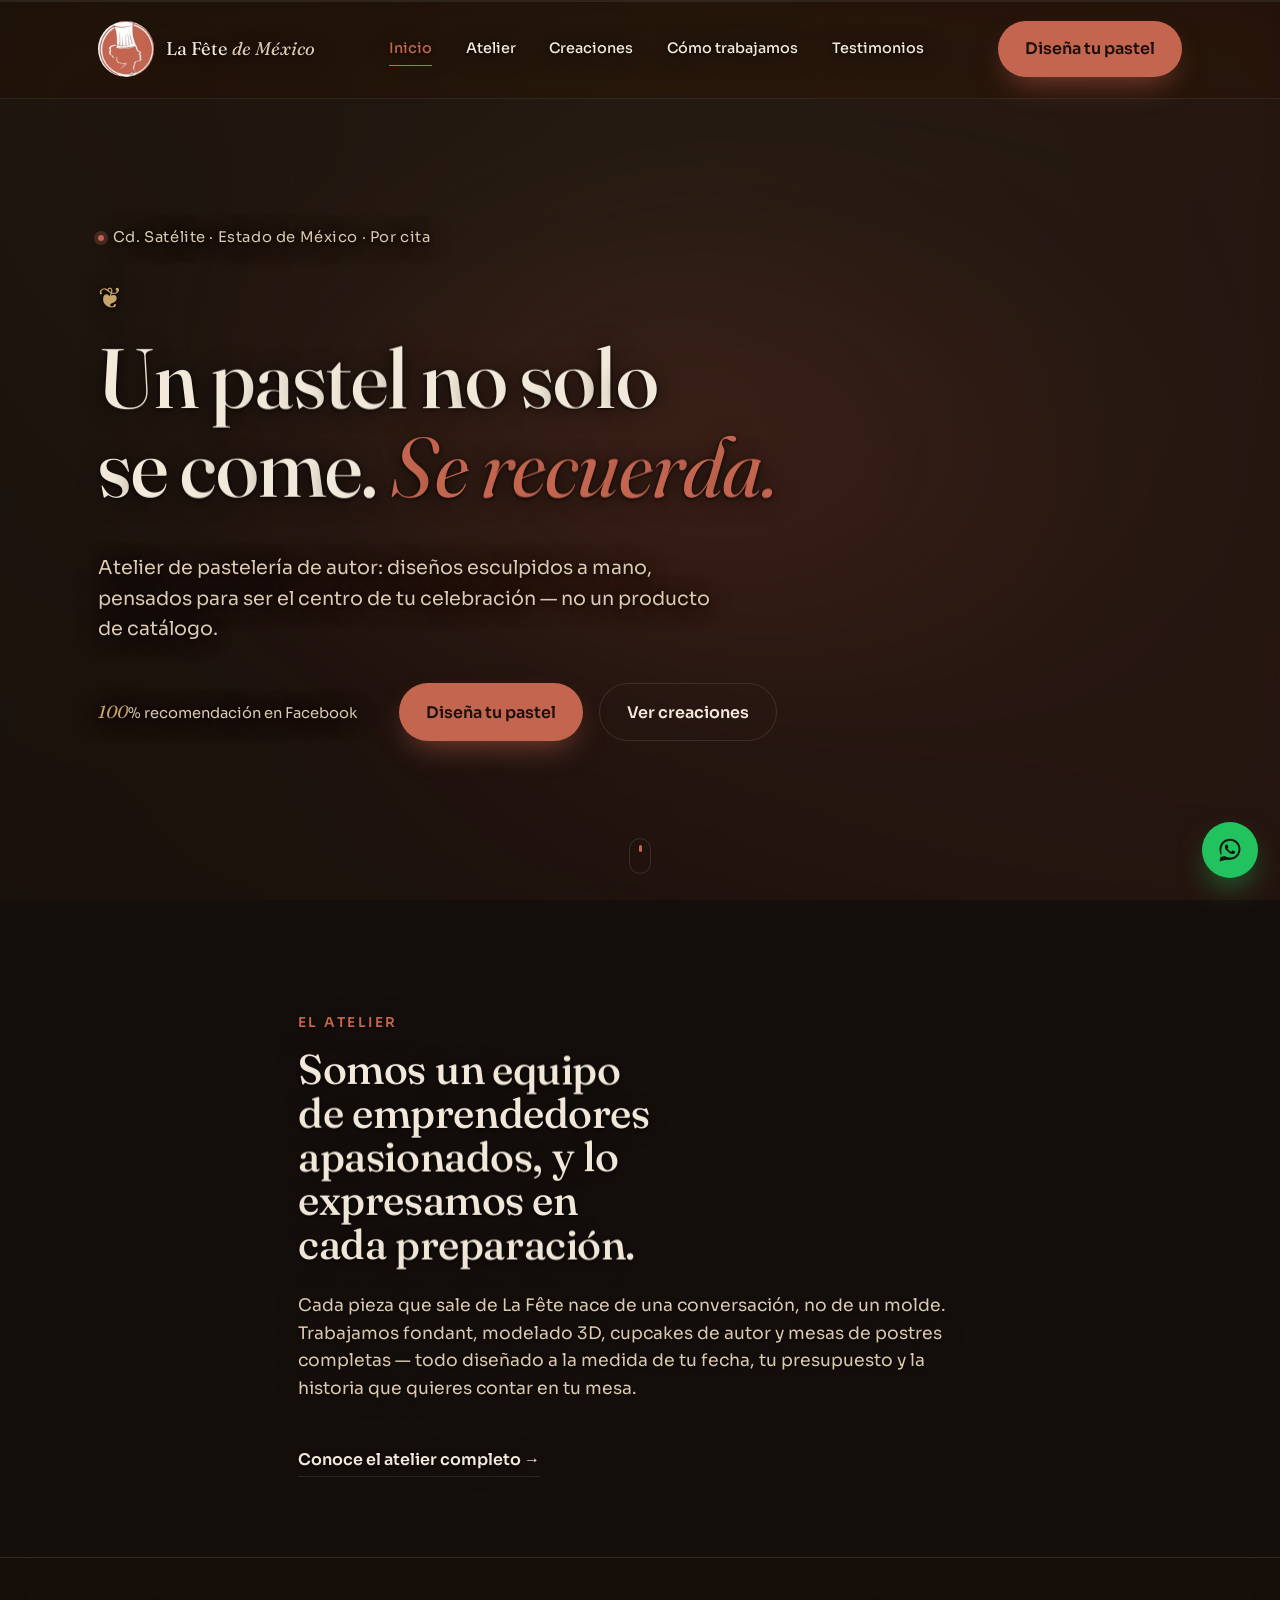
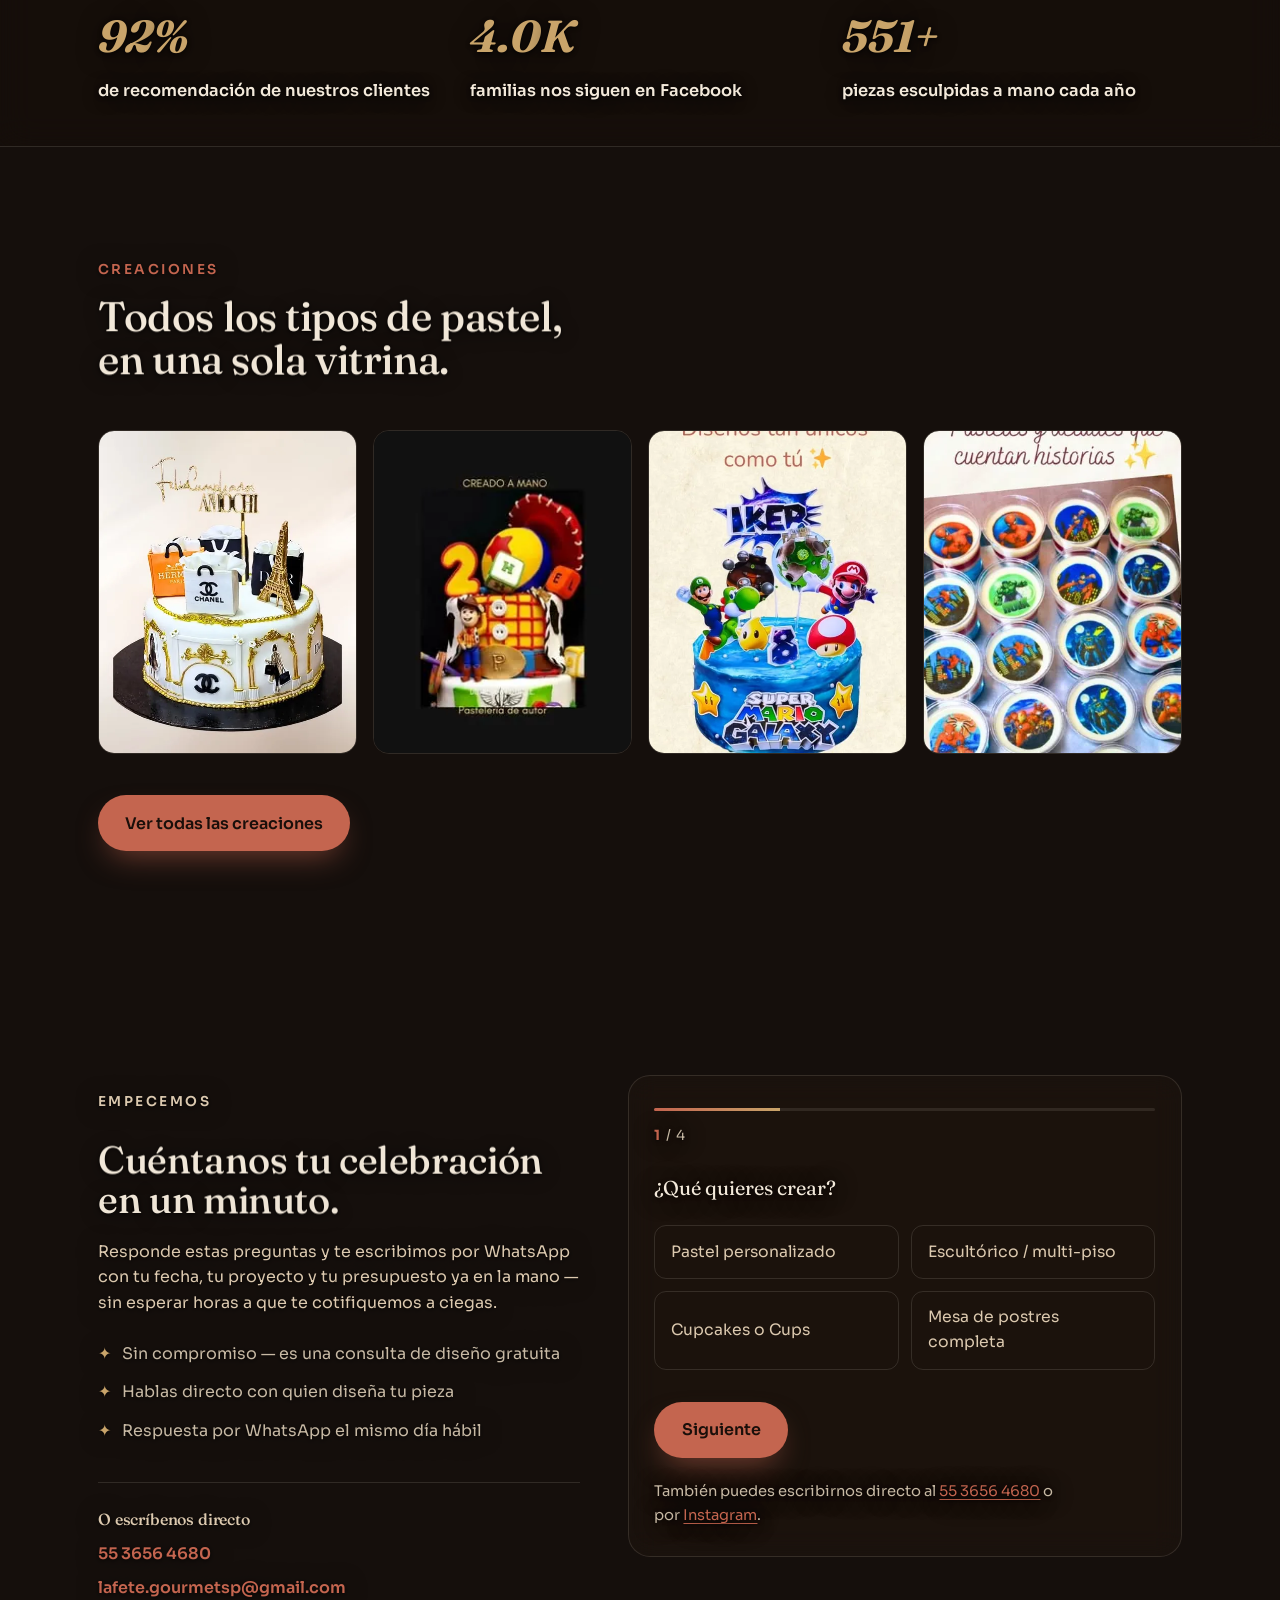
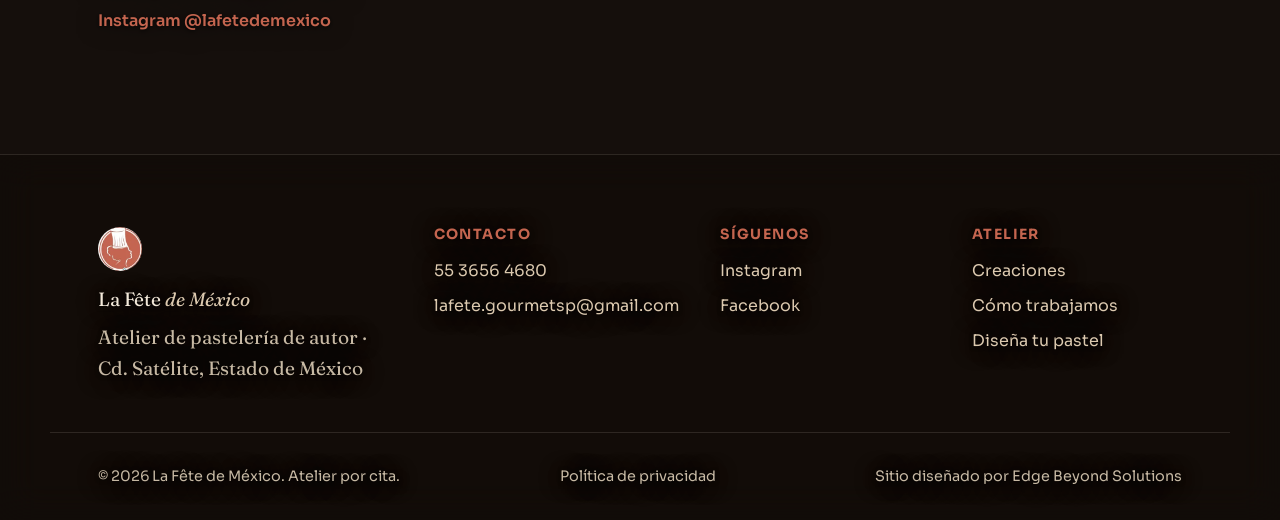
<file: index.html>
<!doctype html>
<html lang="es-MX">
<head>
<meta charset="UTF-8" />
<meta name="viewport" content="width=device-width, initial-scale=1, viewport-fit=cover" />
<title>La Fête de México — Atelier de Pastelería de Autor</title>
<meta name="description" content="Atelier de pastelería de autor en Cd. Satélite, Estado de México. Pasteles fondant, esculturas comestibles, mesas de postres y cupcakes 100% personalizados, por cita." />

<meta property="og:type" content="website" />
<meta property="og:site_name" content="La Fête de México" />
<meta property="og:title" content="La Fête de México — Atelier de Pastelería de Autor" />
<meta property="og:description" content="Atelier de pastelería de autor en Cd. Satélite, Estado de México. Pasteles fondant, esculturas comestibles, mesas de postres y cupcakes 100% personalizados, por cita." />
<meta property="og:image" content="assets/img/cake-luxury-chanel.webp" />
<meta property="og:locale" content="es_MX" />
<meta property="og:url" content="https://lafetedemexico.mx/" />

<meta name="twitter:card" content="summary_large_image" />
<meta name="twitter:title" content="La Fête de México — Atelier de Pastelería de Autor" />
<meta name="twitter:description" content="Atelier de pastelería de autor en Cd. Satélite, Estado de México. Pasteles fondant, esculturas comestibles, mesas de postres y cupcakes 100% personalizados, por cita." />
<meta name="twitter:image" content="assets/img/cake-luxury-chanel.webp" />

<link rel="canonical" href="https://lafetedemexico.mx/" />
<link rel="icon" type="image/x-icon" href="/favicon.ico" />
<link rel="icon" type="image/png" sizes="16x16" href="/favicon-16x16.png" />
<link rel="icon" type="image/png" sizes="32x32" href="/favicon-32x32.png" />
<link rel="icon" type="image/png" sizes="48x48" href="/favicon-48x48.png" />
<link rel="apple-touch-icon" sizes="180x180" href="/apple-touch-icon.png" />
<link rel="manifest" href="/site.webmanifest" />
<meta name="robots" content="index, follow, max-image-preview:large" />
<meta name="theme-color" content="#150F0C" />

<link rel="preconnect" href="https://fonts.googleapis.com" />
<link rel="preconnect" href="https://fonts.gstatic.com" crossorigin />
<link rel="stylesheet" href="https://fonts.googleapis.com/css2?family=Fraunces:ital,opsz,wght@0,9..144,300;0,9..144,500;0,9..144,600;1,9..144,400;1,9..144,500&family=Sora:wght@300;400;500;600;700&display=swap" />

<link rel="stylesheet" href="styles.css?v=20260928" />
<script type="application/ld+json">
{
  "@context": "https://schema.org",
  "@type": "Bakery",
  "name": "La Fête de México",
  "image": "https://lafetedemexico.mx/assets/img/cake-luxury-chanel.webp",
  "telephone": "+52 55 3656 4680",
  "email": "lafete.gourmetsp@gmail.com",
  "address": {
    "@type": "PostalAddress",
    "streetAddress": "C. Arboledas 11, Hab Plaza de la Colina",
    "addressLocality": "Tlalnepantla",
    "addressRegion": "Estado de México",
    "postalCode": "54080",
    "addressCountry": "MX"
  },
  "aggregateRating": {
    "@type": "AggregateRating",
    "ratingValue": "4.9",
    "reviewCount": "66",
    "bestRating": "5"
  },
  "servesCuisine": "Pastelería de autor",
  "priceRange": "$$",
  "sameAs": [
    "https://www.instagram.com/lafetedemexico/",
    "https://www.facebook.com/lafetedemexico"
  ]
}
</script>

<!-- Google Search Console verification — replace with your real code from search.google.com/search-console -->
<!-- <meta name="google-site-verification" content="REPLACE_WITH_YOUR_GSC_CODE"> -->

<!-- Google Analytics (GA4) — replace G-XXXXXXXXXX with your real Measurement ID -->
<!--
<script async src="https://www.googletagmanager.com/gtag/js?id=G-XXXXXXXXXX"></script>
<script>
  window.dataLayer = window.dataLayer || [];
  function gtag(){dataLayer.push(arguments);}
  gtag('js', new Date());
  gtag('config', 'G-XXXXXXXXXX');
</script>
-->
</head>
<body>
<a class="skip-link" href="#contenido">Saltar al contenido</a>

<div class="site-video-bg" aria-hidden="true">
  <video autoplay muted loop playsinline webkit-playsinline preload="auto">
    <source src="assets/video/hero-bg-mezcla-ingredientes.mp4" type="video/mp4" />
  </video>
</div>

<div class="scroll-progress" aria-hidden="true"><span data-scroll-progress></span></div>

<!-- NAV -->
<header class="nav" data-nav>
  <div class="nav-inner container">
    <a class="nav-brand" href="index.html">
      <img src="assets/img/logo.webp" alt="La Fête de México" width="56" height="56" />
      <span>La Fête <em>de México</em></span>
    </a>
    <nav class="nav-links" aria-label="Navegación principal">
      <a class="nav-link is-current" href="index.html" aria-current="page">Inicio</a>
      <a class="nav-link" href="atelier.html">Atelier</a>
      <a class="nav-link" href="creaciones.html">Creaciones</a>
      <a class="nav-link" href="proceso.html">Cómo trabajamos</a>
      <a class="nav-link" href="testimonios.html">Testimonios</a>
    </nav>
    <a class="btn btn-primary nav-cta" href="#disena" data-magnetic data-magnetic-strength="0.25">Diseña tu pastel</a>
    <button class="nav-burger" data-nav-burger aria-label="Abrir menú" aria-expanded="false" aria-controls="nav-mobile">
      <span></span><span></span><span></span>
    </button>
  </div>
</header>

<div class="nav-mobile" id="nav-mobile" data-nav-mobile aria-hidden="true">
  <nav aria-label="Navegación móvil">
    <a href="index.html" data-nav-mobile-link aria-current="page">Inicio</a>
    <a href="atelier.html" data-nav-mobile-link>Atelier</a>
    <a href="creaciones.html" data-nav-mobile-link>Creaciones</a>
    <a href="proceso.html" data-nav-mobile-link>Cómo trabajamos</a>
    <a href="testimonios.html" data-nav-mobile-link>Testimonios</a>
    <a href="#disena" class="btn btn-primary" data-nav-mobile-link>Diseña tu pastel</a>
  </nav>
</div>

<main id="contenido">
  <!-- HERO -->
  <section class="hero" id="top">
    <div class="hero-scrim" aria-hidden="true"></div>
    <div class="hero-mesh section-with-mesh" aria-hidden="true"></div>
    <div class="hero-inner container">
      <div class="hero-meta reveal" data-reveal><span class="dot"></span><span>Cd. Satélite · Estado de México · Por cita</span></div>
      <span class="hero-glyph" aria-hidden="true">❦</span>
      <h1 class="hero-title" data-split="chars">Un pastel no solo <br />se come. <em>Se recuerda.</em></h1>
      <p class="hero-sub reveal" data-reveal>Atelier de pastelería de autor: diseños esculpidos a mano, pensados para ser el centro de tu celebración — no un producto de catálogo.</p>
      <div class="hero-foot reveal" data-reveal>
        <div class="hero-rating">
          <span data-count-to="100">0</span>% recomendación en Facebook
        </div>
        <div class="hero-actions">
          <a class="btn btn-primary" href="#disena" data-magnetic data-magnetic-strength="0.3">Diseña tu pastel</a>
          <a class="btn btn-ghost" href="creaciones.html">Ver creaciones</a>
        </div>
      </div>
    </div>
    <a class="hero-scroll-cue" href="#inicio-siguiente" aria-label="Bajar a la siguiente sección">
      <span></span>
    </a>
  </section>
  <!-- ATELIER TEASER -->
  <section class="atelier" id="inicio-siguiente">
    <div class="container atelier-grid">
      <div class="atelier-copy">
        <p class="kicker reveal" data-reveal>El atelier</p>
        <h2 class="reveal" data-split="words">Somos un equipo de emprendedores apasionados, y lo expresamos en cada preparación.</h2>
        <p class="atelier-lead reveal" data-reveal>Cada pieza que sale de La Fête nace de una conversación, no de un molde. Trabajamos fondant, modelado 3D, cupcakes de autor y mesas de postres completas — todo diseñado a la medida de tu fecha, tu presupuesto y la historia que quieres contar en tu mesa.</p>
        <a class="link-arrow reveal" data-reveal href="atelier.html">Conoce el atelier completo →</a>
      </div>
    </div>
    <div class="stats-strip">
      <div class="container stats-strip-inner" data-stats>
        <div class="stat reveal" data-reveal><strong><span data-count-to="100">0</span>%</strong><span>de recomendación de nuestros clientes</span></div>
        <div class="stat reveal" data-reveal><strong><span data-count-to="4.4">0</span>K</strong><span>familias nos siguen en Facebook</span></div>
        <div class="stat reveal" data-reveal><strong><span data-count-to="600">0</span>+</strong><span>piezas esculpidas a mano cada año</span></div>
      </div>
    </div>
  </section>
  <!-- CREACIONES TEASER -->
  <section class="showcase showcase-teaser">
    <div class="container showcase-head">
      <p class="kicker reveal" data-reveal>Creaciones</p>
      <h2 class="reveal" data-split="words">Todos los tipos de pastel, en una sola vitrina.</h2>
    </div>
    <div class="container teaser-grid">
      <figure class="teaser-card reveal" data-reveal><img src="assets/img/cake-luxury-chanel.webp" alt="Pastel escultórico con bolsas de moda en fondant dorado" loading="lazy" decoding="async" /></figure>
      <figure class="teaser-card reveal" data-reveal><img src="assets/img/tiered-toystory-hero.webp" alt="Pastel de piso con modelado de personaje en 3D" loading="lazy" decoding="async" /></figure>
      <figure class="teaser-card reveal" data-reveal><img src="assets/img/cake-mario-galaxy.webp" alt="Pastel escultórico temático de Mario Galaxy" loading="lazy" decoding="async" /></figure>
      <figure class="teaser-card reveal" data-reveal><img src="assets/img/cupcakes-mesa-dulce.webp" alt="Mesa de postres con cupcakes y gelatinas de diseño" loading="lazy" decoding="async" /></figure>
    </div>
    <div class="container showcase-foot">
      <a class="btn btn-primary" href="creaciones.html">Ver todas las creaciones</a>
    </div>
  </section>
  <!-- FORMULARIO MULTI-PASO -->
  <section class="disena" id="disena">
    <div class="container disena-grid">
      <div class="disena-copy">
        <p class="kicker reveal" data-reveal>Empecemos</p>
        <h2 class="reveal" data-split="words">Cuéntanos tu celebración en un minuto.</h2>
        <p class="reveal" data-reveal>Responde estas preguntas y te escribimos por WhatsApp con tu fecha, tu proyecto y tu presupuesto ya en la mano — sin esperar horas a que te cotifiquemos a ciegas.</p>
        <ul class="disena-points">
          <li>Sin compromiso — es una consulta de diseño gratuita</li>
          <li>Hablas directo con quien diseña tu pieza</li>
          <li>Respuesta por WhatsApp el mismo día hábil</li>
        </ul>
        <div class="contacto-direct reveal" data-reveal>
          <h3>O escríbenos directo</h3>
          <a href="tel:+525536564680">55 3656 4680</a>
          <a href="mailto:lafete.gourmetsp@gmail.com">lafete.gourmetsp@gmail.com</a>
          <a href="https://www.instagram.com/lafetedemexico/" target="_blank" rel="noopener">Instagram @lafetedemexico</a>
        </div>
      </div>

      <form class="wizard" data-wizard novalidate>
        <div class="wizard-progress" aria-hidden="true"><span data-wizard-bar></span></div>
        <p class="wizard-step-label"><span data-wizard-current>1</span> / 4</p>

        <fieldset class="wizard-step is-active" data-wizard-step="1">
          <legend>¿Qué quieres crear?</legend>
          <div class="option-grid" data-option-group="proyecto">
            <button type="button" class="option-card" data-value="Pastel personalizado">Pastel personalizado</button>
            <button type="button" class="option-card" data-value="Escultórico / multi-piso">Escultórico / multi-piso</button>
            <button type="button" class="option-card" data-value="Cupcakes o Cups">Cupcakes o Cups</button>
            <button type="button" class="option-card" data-value="Mesa de postres completa">Mesa de postres completa</button>
          </div>
        </fieldset>

        <fieldset class="wizard-step" data-wizard-step="2">
          <legend>¿Cuándo es tu celebración?</legend>
          <div class="field">
            <input type="date" name="fecha" id="wz-fecha" placeholder=" " />
            <label for="wz-fecha">Fecha del evento</label>
          </div>
          <div class="option-grid option-grid-2" data-option-group="tipo-evento">
            <button type="button" class="option-card" data-value="Cumpleaños">Cumpleaños</button>
            <button type="button" class="option-card" data-value="XV años / Boda">XV años / Boda</button>
            <button type="button" class="option-card" data-value="Corporativo">Corporativo</button>
            <button type="button" class="option-card" data-value="Otro">Otro</button>
          </div>
        </fieldset>

        <fieldset class="wizard-step" data-wizard-step="3">
          <legend>¿Cuál es tu presupuesto aproximado?</legend>
          <div class="option-grid" data-option-group="presupuesto">
            <button type="button" class="option-card" data-value="$800 – $1,500 MXN">$800 – $1,500</button>
            <button type="button" class="option-card" data-value="$1,500 – $3,000 MXN">$1,500 – $3,000</button>
            <button type="button" class="option-card" data-value="$3,000 – $6,000 MXN">$3,000 – $6,000</button>
            <button type="button" class="option-card" data-value="Más de $6,000 MXN">Más de $6,000</button>
          </div>
        </fieldset>

        <fieldset class="wizard-step" data-wizard-step="4">
          <legend>¿Cómo te contactamos?</legend>
          <div class="field">
            <input type="text" name="nombre" id="wz-nombre" placeholder=" " required />
            <label for="wz-nombre">Tu nombre</label>
          </div>
          <div class="field">
            <input type="tel" name="whatsapp" id="wz-whatsapp" placeholder=" " required />
            <label for="wz-whatsapp">Tu WhatsApp</label>
          </div>
          <div class="field">
            <textarea name="detalle" id="wz-detalle" rows="2" placeholder=" "></textarea>
            <label for="wz-detalle">Cuéntanos tu idea (opcional)</label>
          </div>
        </fieldset>

        <div class="wizard-nav">
          <button type="button" class="btn btn-ghost" data-wizard-back>Atrás</button>
          <button type="button" class="btn btn-primary" data-wizard-next>Siguiente</button>
          <button type="submit" class="btn btn-primary cta-submit" data-wizard-submit hidden>
            <span class="cta-form-label">Agendar consulta gratuita por WhatsApp</span>
            <span class="cta-form-spinner"></span>
          </button>
        </div>

        <p class="wizard-fallback">También puedes escribirnos directo al <a href="tel:+525536564680">55 3656 4680</a> o por <a href="https://www.instagram.com/lafetedemexico/" target="_blank" rel="noopener">Instagram</a>.</p>
      </form>
    </div>
  </section>
</main>

<!-- FOOTER -->
<footer class="site-footer">
  <div class="container footer-grid">
    <div class="footer-brand">
      <img src="assets/img/logo.webp" alt="La Fête de México" width="44" height="44" />
      <p>La Fête <em>de México</em></p>
      <p class="footer-tag">Atelier de pastelería de autor · Cd. Satélite, Estado de México</p>
    </div>
    <div class="footer-col">
      <h4>Contacto</h4>
      <a href="tel:+525536564680">55 3656 4680</a>
      <a href="mailto:lafete.gourmetsp@gmail.com">lafete.gourmetsp@gmail.com</a>
    </div>
    <div class="footer-col">
      <h4>Síguenos</h4>
      <a href="https://www.instagram.com/lafetedemexico/" target="_blank" rel="noopener">Instagram</a>
      <a href="https://www.facebook.com/lafetedemexico" target="_blank" rel="noopener">Facebook</a>
    </div>
    <div class="footer-col">
      <h4>Atelier</h4>
      <a href="creaciones.html">Creaciones</a>
      <a href="proceso.html">Cómo trabajamos</a>
      <a href="#disena">Diseña tu pastel</a>
    </div>
  </div>
  <div class="container footer-bottom">
    <p>&copy; <span data-year>2026</span> La Fête de México. Atelier por cita.</p>
    <div class="footer-bottom-links">
      <a href="privacidad.html">Política de privacidad</a>
    </div>
    <p class="footer-credit">Sitio diseñado por Edge Beyond Solutions</p>
  </div>
</footer>

<a class="wa-float" href="https://wa.me/525536564680?text=Hola%2C%20quiero%20cotizar%20un%20pastel" target="_blank" rel="noopener" aria-label="Escríbenos por WhatsApp" data-magnetic data-magnetic-strength="0.2">
  <svg viewBox="0 0 32 32" aria-hidden="true"><path d="M16.02 3C9.4 3 4 8.36 4 15c0 2.4.66 4.63 1.8 6.54L4 29l7.66-1.75A11.9 11.9 0 0 0 16.02 27C22.64 27 28 21.64 28 15S22.64 3 16.02 3zm0 21.7c-2.06 0-3.99-.57-5.63-1.55l-.4-.24-4.55 1.04 1.06-4.44-.26-.42A9.6 9.6 0 0 1 6.3 15c0-5.36 4.36-9.7 9.72-9.7 5.36 0 9.7 4.34 9.7 9.7s-4.34 9.7-9.7 9.7zm5.32-7.26c-.29-.15-1.72-.85-1.99-.94-.27-.1-.46-.15-.66.14-.2.29-.76.94-.93 1.13-.17.2-.34.22-.63.07-.29-.15-1.22-.45-2.32-1.43-.86-.76-1.44-1.71-1.61-2-.17-.29-.02-.45.13-.6.13-.13.29-.34.44-.51.15-.17.2-.29.29-.49.1-.2.05-.37-.02-.51-.07-.15-.66-1.59-.9-2.18-.24-.57-.48-.49-.66-.5h-.56c-.2 0-.51.07-.78.37-.27.29-1.02 1-1.02 2.44s1.05 2.83 1.2 3.03c.15.2 2.06 3.15 5 4.41.7.3 1.24.48 1.67.62.7.22 1.34.19 1.84.12.56-.08 1.72-.7 1.96-1.38.24-.68.24-1.26.17-1.38-.07-.12-.26-.2-.55-.34z"/></svg>
</a>

<script defer src="lib/gsap.min.js"></script>
<script defer src="lib/ScrollTrigger.min.js"></script>
<script defer src="lib/manifest.js"></script>
<script defer src="main.js?v=20260928"></script>
</body>
</html>
</file>
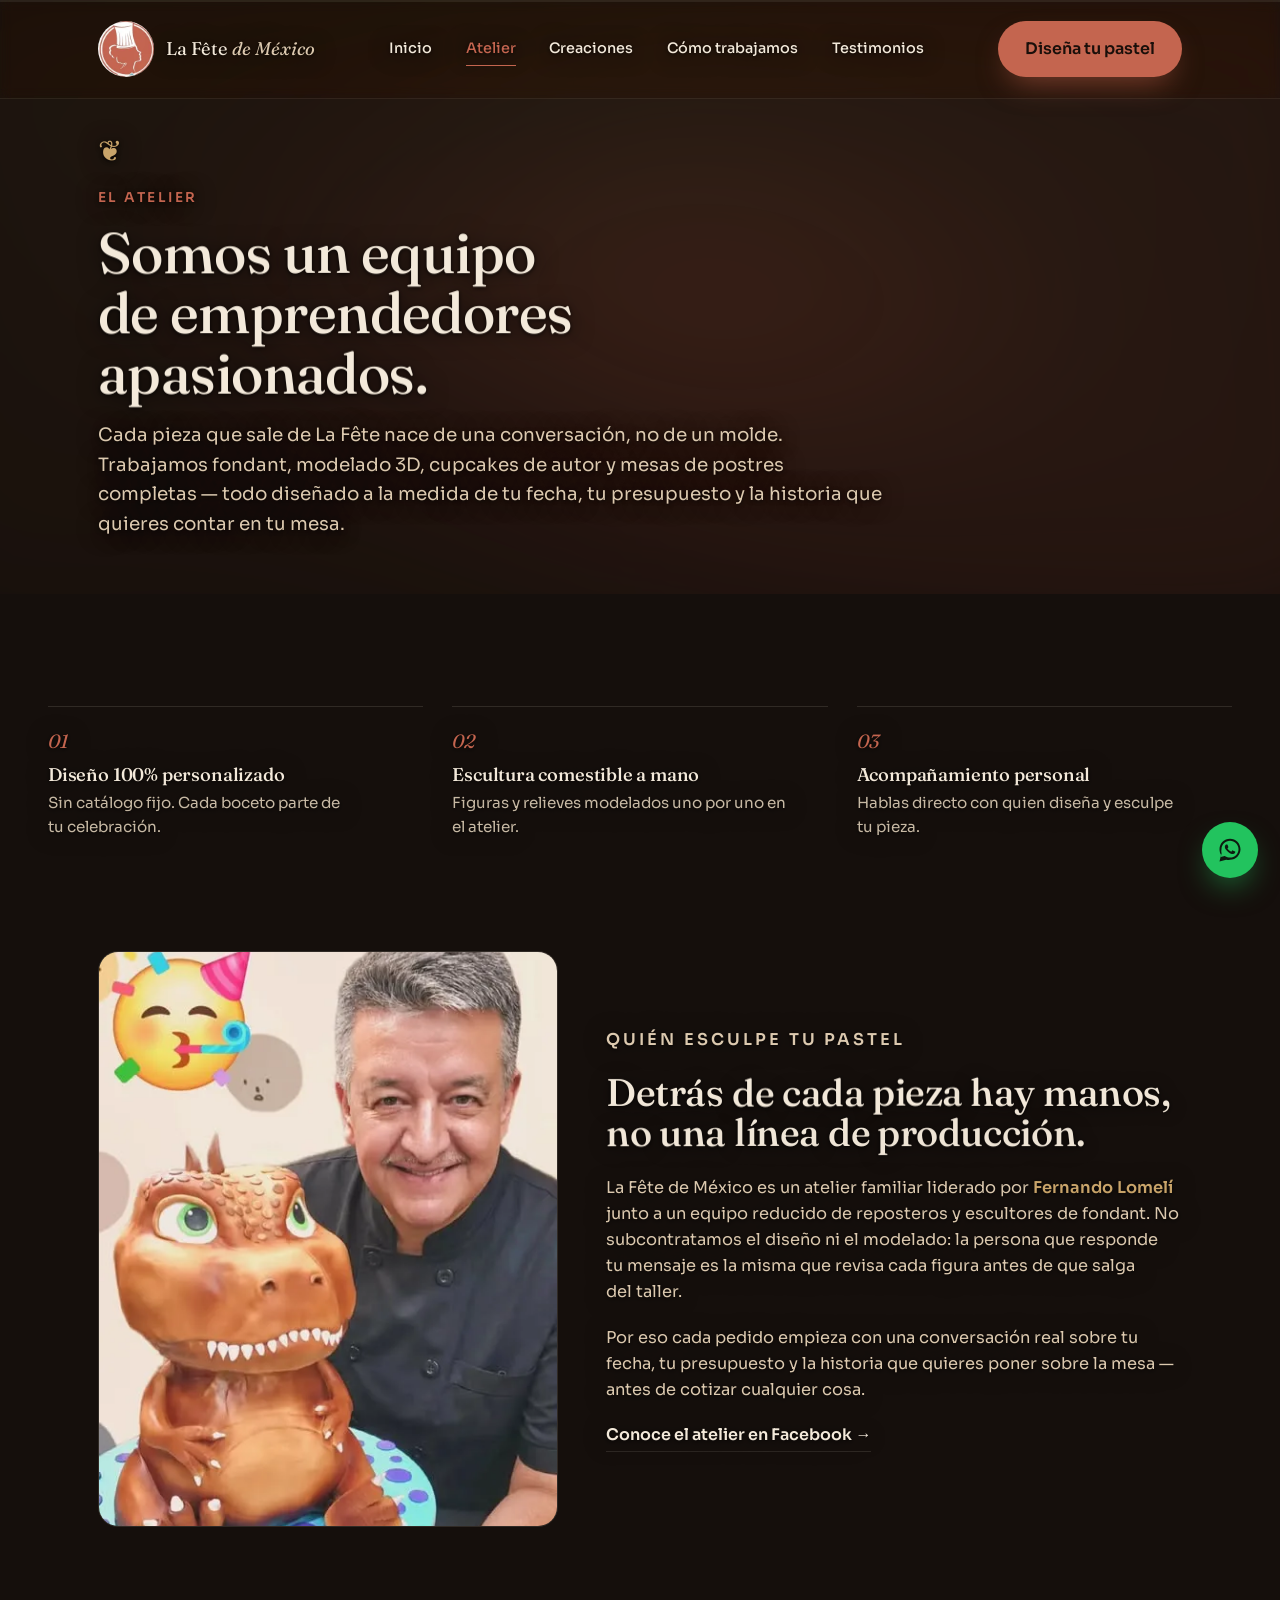
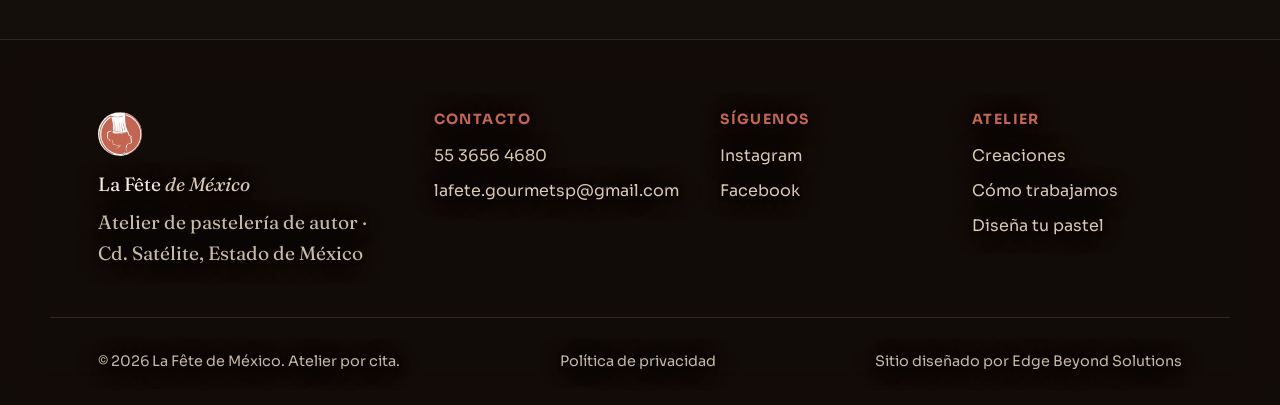
<file: atelier.html>
<!doctype html>
<html lang="es-MX">
<head>
<meta charset="UTF-8" />
<meta name="viewport" content="width=device-width, initial-scale=1, viewport-fit=cover" />
<title>El Atelier — La Fête de México</title>
<meta name="description" content="Conoce el atelier familiar detrás de La Fête de México: diseño 100% personalizado, escultura comestible a mano y el equipo liderado por Fernando Lomelí." />

<meta property="og:type" content="website" />
<meta property="og:site_name" content="La Fête de México" />
<meta property="og:title" content="El Atelier — La Fête de México" />
<meta property="og:description" content="Conoce el atelier familiar detrás de La Fête de México: diseño 100% personalizado, escultura comestible a mano y el equipo liderado por Fernando Lomelí." />
<meta property="og:image" content="assets/img/cake-luxury-chanel.webp" />
<meta property="og:locale" content="es_MX" />
<meta property="og:url" content="https://lafetedemexico.mx/atelier.html" />

<meta name="twitter:card" content="summary_large_image" />
<meta name="twitter:title" content="El Atelier — La Fête de México" />
<meta name="twitter:description" content="Conoce el atelier familiar detrás de La Fête de México: diseño 100% personalizado, escultura comestible a mano y el equipo liderado por Fernando Lomelí." />
<meta name="twitter:image" content="assets/img/cake-luxury-chanel.webp" />

<link rel="canonical" href="https://lafetedemexico.mx/atelier.html" />
<link rel="icon" type="image/x-icon" href="/favicon.ico" />
<link rel="icon" type="image/png" sizes="16x16" href="/favicon-16x16.png" />
<link rel="icon" type="image/png" sizes="32x32" href="/favicon-32x32.png" />
<link rel="icon" type="image/png" sizes="48x48" href="/favicon-48x48.png" />
<link rel="apple-touch-icon" sizes="180x180" href="/apple-touch-icon.png" />
<link rel="manifest" href="/site.webmanifest" />
<meta name="robots" content="index, follow, max-image-preview:large" />
<meta name="theme-color" content="#150F0C" />

<link rel="preconnect" href="https://fonts.googleapis.com" />
<link rel="preconnect" href="https://fonts.gstatic.com" crossorigin />
<link rel="stylesheet" href="https://fonts.googleapis.com/css2?family=Fraunces:ital,opsz,wght@0,9..144,300;0,9..144,500;0,9..144,600;1,9..144,400;1,9..144,500&family=Sora:wght@300;400;500;600;700&display=swap" />

<link rel="stylesheet" href="styles.css?v=20260928" />
<script type="application/ld+json">
{
  "@context": "https://schema.org",
  "@type": "Bakery",
  "@id": "https://lafetedemexico.mx/#business",
  "name": "La Fête de México",
  "image": "https://lafetedemexico.mx/assets/img/cake-luxury-chanel.webp",
  "logo": "https://lafetedemexico.mx/assets/img/logo.webp",
  "telephone": "+52 55 3656 4680",
  "email": "lafete.gourmetsp@gmail.com",
  "url": "https://lafetedemexico.mx/",
  "address": {
    "@type": "PostalAddress",
    "streetAddress": "C. Arboledas 11, Hab Plaza de la Colina",
    "addressLocality": "Tlalnepantla",
    "addressRegion": "Estado de México",
    "postalCode": "54080",
    "addressCountry": "MX"
  },
  "aggregateRating": {
    "@type": "AggregateRating",
    "ratingValue": "4.9",
    "reviewCount": "66",
    "bestRating": "5"
  },
  "servesCuisine": "Pastelería de autor",
  "priceRange": "$$",
  "sameAs": [
    "https://www.instagram.com/lafetedemexico/",
    "https://www.facebook.com/lafetedemexico"
  ]
}
</script>
<script type="application/ld+json">
{
  "@context": "https://schema.org",
  "@type": "BreadcrumbList",
  "itemListElement": [
    { "@type": "ListItem", "position": 1, "name": "Inicio", "item": "https://lafetedemexico.mx/" },
    { "@type": "ListItem", "position": 2, "name": "El Atelier", "item": "https://lafetedemexico.mx/atelier.html" }
  ]
}
</script>

<!-- Google Search Console verification — replace with your real code from search.google.com/search-console -->
<!-- <meta name="google-site-verification" content="REPLACE_WITH_YOUR_GSC_CODE"> -->

<!-- Google Analytics (GA4) — replace G-XXXXXXXXXX with your real Measurement ID -->
<!--
<script async src="https://www.googletagmanager.com/gtag/js?id=G-XXXXXXXXXX"></script>
<script>
  window.dataLayer = window.dataLayer || [];
  function gtag(){dataLayer.push(arguments);}
  gtag('js', new Date());
  gtag('config', 'G-XXXXXXXXXX');
</script>
-->
</head>
<body>
<a class="skip-link" href="#contenido">Saltar al contenido</a>

<div class="site-video-bg" aria-hidden="true">
  <video autoplay muted loop playsinline webkit-playsinline preload="auto">
    <source src="assets/video/hero-bg-mezcla-ingredientes.mp4" type="video/mp4" />
  </video>
</div>

<div class="scroll-progress" aria-hidden="true"><span data-scroll-progress></span></div>

<!-- NAV -->
<header class="nav" data-nav>
  <div class="nav-inner container">
    <a class="nav-brand" href="index.html">
      <img src="assets/img/logo.webp" alt="La Fête de México" width="56" height="56" />
      <span>La Fête <em>de México</em></span>
    </a>
    <nav class="nav-links" aria-label="Navegación principal">
      <a class="nav-link" href="index.html">Inicio</a>
      <a class="nav-link is-current" href="atelier.html" aria-current="page">Atelier</a>
      <a class="nav-link" href="creaciones.html">Creaciones</a>
      <a class="nav-link" href="proceso.html">Cómo trabajamos</a>
      <a class="nav-link" href="testimonios.html">Testimonios</a>
    </nav>
    <a class="btn btn-primary nav-cta" href="index.html#disena" data-magnetic data-magnetic-strength="0.25">Diseña tu pastel</a>
    <button class="nav-burger" data-nav-burger aria-label="Abrir menú" aria-expanded="false" aria-controls="nav-mobile">
      <span></span><span></span><span></span>
    </button>
  </div>
</header>

<div class="nav-mobile" id="nav-mobile" data-nav-mobile aria-hidden="true">
  <nav aria-label="Navegación móvil">
    <a href="index.html" data-nav-mobile-link>Inicio</a>
    <a href="atelier.html" data-nav-mobile-link aria-current="page">Atelier</a>
    <a href="creaciones.html" data-nav-mobile-link>Creaciones</a>
    <a href="proceso.html" data-nav-mobile-link>Cómo trabajamos</a>
    <a href="testimonios.html" data-nav-mobile-link>Testimonios</a>
    <a href="index.html#disena" class="btn btn-primary" data-nav-mobile-link>Diseña tu pastel</a>
  </nav>
</div>

<main id="contenido">
  <!-- PAGE HEADER -->
  <section class="page-header">
    <div class="hero-scrim" aria-hidden="true"></div>
    <div class="hero-mesh section-with-mesh" aria-hidden="true"></div>
    <div class="container page-header-inner">
      <span class="hero-glyph" aria-hidden="true">❦</span>
      <p class="kicker reveal" data-reveal>El atelier</p>
      <h1 class="page-header-title reveal" data-split="words">Somos un equipo de emprendedores apasionados.</h1>
      <p class="page-header-lead reveal" data-reveal>Cada pieza que sale de La Fête nace de una conversación, no de un molde. Trabajamos fondant, modelado 3D, cupcakes de autor y mesas de postres completas — todo diseñado a la medida de tu fecha, tu presupuesto y la historia que quieres contar en tu mesa.</p>
    </div>
  </section>
  <!-- PILARES -->
  <section class="atelier atelier-pillars-page">
    <div class="container atelier-grid">
      <div class="atelier-copy">
        <div class="atelier-pillars">
          <div class="pillar reveal" data-reveal>
            <span class="pillar-n">01</span>
            <h3>Diseño 100% personalizado</h3>
            <p>Sin catálogo fijo. Cada boceto parte de tu celebración.</p>
          </div>
          <div class="pillar reveal" data-reveal>
            <span class="pillar-n">02</span>
            <h3>Escultura comestible a mano</h3>
            <p>Figuras y relieves modelados uno por uno en el atelier.</p>
          </div>
          <div class="pillar reveal" data-reveal>
            <span class="pillar-n">03</span>
            <h3>Acompañamiento personal</h3>
            <p>Hablas directo con quien diseña y esculpe tu pieza.</p>
          </div>
        </div>
      </div>
    </div>
  </section>
  <!-- AUTORIDAD -->
  <section class="autoridad">
    <div class="container autoridad-grid">
      <figure class="autoridad-figure reveal" data-reveal>
        <img src="assets/img/equipo-chef-dino.webp" alt="Chef pastelero de La Fête de México sosteniendo una escultura comestible de dinosaurio en fondant" loading="lazy" decoding="async" />
      </figure>
      <div class="autoridad-copy">
        <p class="kicker reveal" data-reveal>Quién esculpe tu pastel</p>
        <h2 class="reveal" data-split="words">Detrás de cada pieza hay manos, no una línea de producción.</h2>
        <p class="reveal" data-reveal>La Fête de México es un atelier familiar liderado por <strong>Fernando Lomelí</strong> junto a un equipo reducido de reposteros y escultores de fondant. No subcontratamos el diseño ni el modelado: la persona que responde tu mensaje es la misma que revisa cada figura antes de que salga del taller.</p>
        <p class="reveal" data-reveal>Por eso cada pedido empieza con una conversación real sobre tu fecha, tu presupuesto y la historia que quieres poner sobre la mesa — antes de cotizar cualquier cosa.</p>
        <a class="link-arrow reveal" data-reveal href="https://www.facebook.com/lafetedemexico" target="_blank" rel="noopener">Conoce el atelier en Facebook →</a>
      </div>
    </div>
  </section>
</main>

<!-- FOOTER -->
<footer class="site-footer">
  <div class="container footer-grid">
    <div class="footer-brand">
      <img src="assets/img/logo.webp" alt="La Fête de México" width="44" height="44" />
      <p>La Fête <em>de México</em></p>
      <p class="footer-tag">Atelier de pastelería de autor · Cd. Satélite, Estado de México</p>
    </div>
    <div class="footer-col">
      <h4>Contacto</h4>
      <a href="tel:+525536564680">55 3656 4680</a>
      <a href="mailto:lafete.gourmetsp@gmail.com">lafete.gourmetsp@gmail.com</a>
    </div>
    <div class="footer-col">
      <h4>Síguenos</h4>
      <a href="https://www.instagram.com/lafetedemexico/" target="_blank" rel="noopener">Instagram</a>
      <a href="https://www.facebook.com/lafetedemexico" target="_blank" rel="noopener">Facebook</a>
    </div>
    <div class="footer-col">
      <h4>Atelier</h4>
      <a href="creaciones.html">Creaciones</a>
      <a href="proceso.html">Cómo trabajamos</a>
      <a href="index.html#disena">Diseña tu pastel</a>
    </div>
  </div>
  <div class="container footer-bottom">
    <p>&copy; <span data-year>2026</span> La Fête de México. Atelier por cita.</p>
    <div class="footer-bottom-links">
      <a href="privacidad.html">Política de privacidad</a>
    </div>
    <p class="footer-credit">Sitio diseñado por Edge Beyond Solutions</p>
  </div>
</footer>

<a class="wa-float" href="https://wa.me/525536564680?text=Hola%2C%20quiero%20cotizar%20un%20pastel" target="_blank" rel="noopener" aria-label="Escríbenos por WhatsApp" data-magnetic data-magnetic-strength="0.2">
  <svg viewBox="0 0 32 32" aria-hidden="true"><path d="M16.02 3C9.4 3 4 8.36 4 15c0 2.4.66 4.63 1.8 6.54L4 29l7.66-1.75A11.9 11.9 0 0 0 16.02 27C22.64 27 28 21.64 28 15S22.64 3 16.02 3zm0 21.7c-2.06 0-3.99-.57-5.63-1.55l-.4-.24-4.55 1.04 1.06-4.44-.26-.42A9.6 9.6 0 0 1 6.3 15c0-5.36 4.36-9.7 9.72-9.7 5.36 0 9.7 4.34 9.7 9.7s-4.34 9.7-9.7 9.7zm5.32-7.26c-.29-.15-1.72-.85-1.99-.94-.27-.1-.46-.15-.66.14-.2.29-.76.94-.93 1.13-.17.2-.34.22-.63.07-.29-.15-1.22-.45-2.32-1.43-.86-.76-1.44-1.71-1.61-2-.17-.29-.02-.45.13-.6.13-.13.29-.34.44-.51.15-.17.2-.29.29-.49.1-.2.05-.37-.02-.51-.07-.15-.66-1.59-.9-2.18-.24-.57-.48-.49-.66-.5h-.56c-.2 0-.51.07-.78.37-.27.29-1.02 1-1.02 2.44s1.05 2.83 1.2 3.03c.15.2 2.06 3.15 5 4.41.7.3 1.24.48 1.67.62.7.22 1.34.19 1.84.12.56-.08 1.72-.7 1.96-1.38.24-.68.24-1.26.17-1.38-.07-.12-.26-.2-.55-.34z"/></svg>
</a>

<script defer src="lib/gsap.min.js"></script>
<script defer src="lib/ScrollTrigger.min.js"></script>
<script defer src="lib/manifest.js"></script>
<script defer src="main.js?v=20260928"></script>
</body>
</html>
</file>
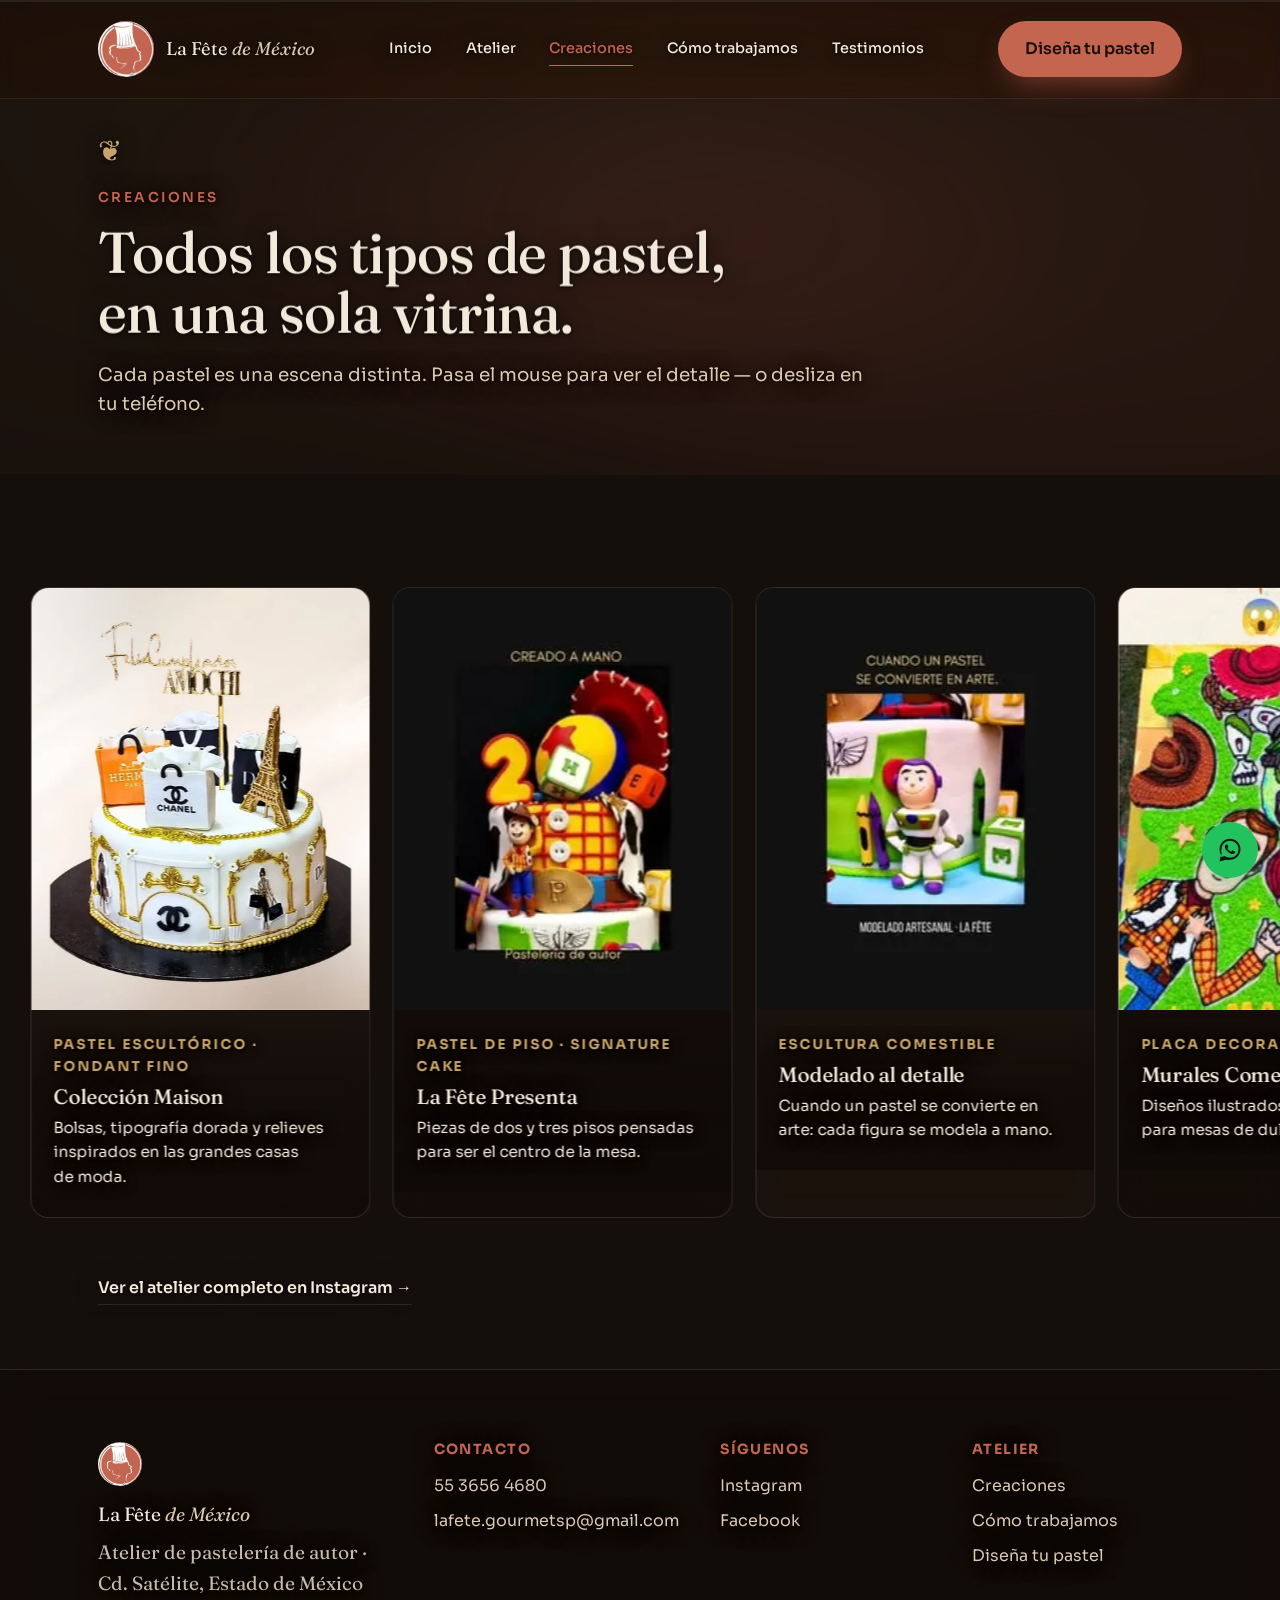
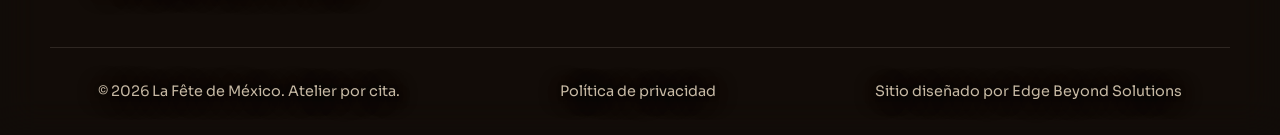
<file: creaciones.html>
<!doctype html>
<html lang="es-MX">
<head>
<meta charset="UTF-8" />
<meta name="viewport" content="width=device-width, initial-scale=1, viewport-fit=cover" />
<title>Creaciones — La Fête de México</title>
<meta name="description" content="Pasteles escultóricos, murales comestibles, cupcakes y mesas de postres — todos los tipos de pastel de La Fête de México en una sola vitrina." />

<meta property="og:type" content="website" />
<meta property="og:site_name" content="La Fête de México" />
<meta property="og:title" content="Creaciones — La Fête de México" />
<meta property="og:description" content="Pasteles escultóricos, murales comestibles, cupcakes y mesas de postres — todos los tipos de pastel de La Fête de México en una sola vitrina." />
<meta property="og:image" content="assets/img/cake-luxury-chanel.webp" />
<meta property="og:locale" content="es_MX" />
<meta property="og:url" content="https://lafetedemexico.mx/creaciones.html" />

<meta name="twitter:card" content="summary_large_image" />
<meta name="twitter:title" content="Creaciones — La Fête de México" />
<meta name="twitter:description" content="Pasteles escultóricos, murales comestibles, cupcakes y mesas de postres — todos los tipos de pastel de La Fête de México en una sola vitrina." />
<meta name="twitter:image" content="assets/img/cake-luxury-chanel.webp" />

<link rel="canonical" href="https://lafetedemexico.mx/creaciones.html" />
<link rel="icon" type="image/x-icon" href="/favicon.ico" />
<link rel="icon" type="image/png" sizes="16x16" href="/favicon-16x16.png" />
<link rel="icon" type="image/png" sizes="32x32" href="/favicon-32x32.png" />
<link rel="icon" type="image/png" sizes="48x48" href="/favicon-48x48.png" />
<link rel="apple-touch-icon" sizes="180x180" href="/apple-touch-icon.png" />
<link rel="manifest" href="/site.webmanifest" />
<meta name="robots" content="index, follow, max-image-preview:large" />
<meta name="theme-color" content="#150F0C" />

<link rel="preconnect" href="https://fonts.googleapis.com" />
<link rel="preconnect" href="https://fonts.gstatic.com" crossorigin />
<link rel="stylesheet" href="https://fonts.googleapis.com/css2?family=Fraunces:ital,opsz,wght@0,9..144,300;0,9..144,500;0,9..144,600;1,9..144,400;1,9..144,500&family=Sora:wght@300;400;500;600;700&display=swap" />

<link rel="stylesheet" href="styles.css?v=20260928" />
<script type="application/ld+json">
{
  "@context": "https://schema.org",
  "@type": "Bakery",
  "@id": "https://lafetedemexico.mx/#business",
  "name": "La Fête de México",
  "image": "https://lafetedemexico.mx/assets/img/cake-luxury-chanel.webp",
  "logo": "https://lafetedemexico.mx/assets/img/logo.webp",
  "telephone": "+52 55 3656 4680",
  "email": "lafete.gourmetsp@gmail.com",
  "url": "https://lafetedemexico.mx/",
  "address": {
    "@type": "PostalAddress",
    "streetAddress": "C. Arboledas 11, Hab Plaza de la Colina",
    "addressLocality": "Tlalnepantla",
    "addressRegion": "Estado de México",
    "postalCode": "54080",
    "addressCountry": "MX"
  },
  "aggregateRating": {
    "@type": "AggregateRating",
    "ratingValue": "4.9",
    "reviewCount": "66",
    "bestRating": "5"
  },
  "servesCuisine": "Pastelería de autor",
  "priceRange": "$$",
  "sameAs": [
    "https://www.instagram.com/lafetedemexico/",
    "https://www.facebook.com/lafetedemexico"
  ]
}
</script>
<script type="application/ld+json">
{
  "@context": "https://schema.org",
  "@type": "BreadcrumbList",
  "itemListElement": [
    { "@type": "ListItem", "position": 1, "name": "Inicio", "item": "https://lafetedemexico.mx/" },
    { "@type": "ListItem", "position": 2, "name": "Creaciones", "item": "https://lafetedemexico.mx/creaciones.html" }
  ]
}
</script>

<!-- Google Search Console verification — replace with your real code from search.google.com/search-console -->
<!-- <meta name="google-site-verification" content="REPLACE_WITH_YOUR_GSC_CODE"> -->

<!-- Google Analytics (GA4) — replace G-XXXXXXXXXX with your real Measurement ID -->
<!--
<script async src="https://www.googletagmanager.com/gtag/js?id=G-XXXXXXXXXX"></script>
<script>
  window.dataLayer = window.dataLayer || [];
  function gtag(){dataLayer.push(arguments);}
  gtag('js', new Date());
  gtag('config', 'G-XXXXXXXXXX');
</script>
-->
</head>
<body>
<a class="skip-link" href="#contenido">Saltar al contenido</a>

<div class="site-video-bg" aria-hidden="true">
  <video autoplay muted loop playsinline webkit-playsinline preload="auto">
    <source src="assets/video/hero-bg-mezcla-ingredientes.mp4" type="video/mp4" />
  </video>
</div>

<div class="scroll-progress" aria-hidden="true"><span data-scroll-progress></span></div>

<!-- NAV -->
<header class="nav" data-nav>
  <div class="nav-inner container">
    <a class="nav-brand" href="index.html">
      <img src="assets/img/logo.webp" alt="La Fête de México" width="56" height="56" />
      <span>La Fête <em>de México</em></span>
    </a>
    <nav class="nav-links" aria-label="Navegación principal">
      <a class="nav-link" href="index.html">Inicio</a>
      <a class="nav-link" href="atelier.html">Atelier</a>
      <a class="nav-link is-current" href="creaciones.html" aria-current="page">Creaciones</a>
      <a class="nav-link" href="proceso.html">Cómo trabajamos</a>
      <a class="nav-link" href="testimonios.html">Testimonios</a>
    </nav>
    <a class="btn btn-primary nav-cta" href="index.html#disena" data-magnetic data-magnetic-strength="0.25">Diseña tu pastel</a>
    <button class="nav-burger" data-nav-burger aria-label="Abrir menú" aria-expanded="false" aria-controls="nav-mobile">
      <span></span><span></span><span></span>
    </button>
  </div>
</header>

<div class="nav-mobile" id="nav-mobile" data-nav-mobile aria-hidden="true">
  <nav aria-label="Navegación móvil">
    <a href="index.html" data-nav-mobile-link>Inicio</a>
    <a href="atelier.html" data-nav-mobile-link>Atelier</a>
    <a href="creaciones.html" data-nav-mobile-link aria-current="page">Creaciones</a>
    <a href="proceso.html" data-nav-mobile-link>Cómo trabajamos</a>
    <a href="testimonios.html" data-nav-mobile-link>Testimonios</a>
    <a href="index.html#disena" class="btn btn-primary" data-nav-mobile-link>Diseña tu pastel</a>
  </nav>
</div>

<main id="contenido">
  <!-- PAGE HEADER -->
  <section class="page-header">
    <div class="hero-scrim" aria-hidden="true"></div>
    <div class="hero-mesh section-with-mesh" aria-hidden="true"></div>
    <div class="container page-header-inner">
      <span class="hero-glyph" aria-hidden="true">❦</span>
      <p class="kicker reveal" data-reveal>Creaciones</p>
      <h1 class="page-header-title reveal" data-split="words">Todos los tipos de pastel, en una sola vitrina.</h1>
      <p class="page-header-lead reveal" data-reveal>Cada pastel es una escena distinta. Pasa el mouse para ver el detalle — o desliza en tu teléfono.</p>
    </div>
  </section>
  <!-- SHOWCASE — carrusel continuo -->
  <section class="showcase">
    <div class="showcase-viewport" data-showcase-viewport>
      <div class="showcase-track" data-showcase>
        <article class="show-card"><figure><img src="assets/img/cake-luxury-chanel.webp" alt="Pastel escultórico con bolsas de moda en fondant dorado" loading="lazy" decoding="async" /></figure><div class="show-card-meta"><span>Pastel escultórico · Fondant fino</span><h3>Colección Maison</h3><p>Bolsas, tipografía dorada y relieves inspirados en las grandes casas de moda.</p></div></article>
        <article class="show-card show-card-dark"><figure><img src="assets/img/tiered-toystory-hero.webp" alt="Pastel de piso con modelado de personaje en 3D" loading="lazy" decoding="async" /></figure><div class="show-card-meta"><span>Pastel de piso · Signature Cake</span><h3>La Fête Presenta</h3><p>Piezas de dos y tres pisos pensadas para ser el centro de la mesa.</p></div></article>
        <article class="show-card"><figure><img src="assets/img/buzz-detail.webp" alt="Detalle de escultura comestible de Buzz Lightyear en fondant" loading="lazy" decoding="async" /></figure><div class="show-card-meta"><span>Escultura comestible</span><h3>Modelado al detalle</h3><p>Cuando un pastel se convierte en arte: cada figura se modela a mano.</p></div></article>
        <article class="show-card show-card-dark"><figure><img src="assets/img/mural-toystory.webp" alt="Mural comestible de Toy Story sobre placa de fondant" loading="lazy" decoding="async" /></figure><div class="show-card-meta"><span>Placa decorada a mano</span><h3>Murales Comestibles</h3><p>Diseños ilustrados sobre fondant para mesas de dulces completas.</p></div></article>
        <article class="show-card"><figure><img src="assets/img/cake-bluey.webp" alt="Pastel infantil personalizado de Bluey" loading="lazy" decoding="async" /></figure><div class="show-card-meta"><span>Pastel infantil personalizado</span><h3>Diseños con alma</h3><p>Cada celebración tiene un protagonista distinto.</p></div></article>
        <article class="show-card"><figure><img src="assets/img/cupcakes-pikachu.webp" alt="Charola de cupcakes personalizados de Pikachu" loading="lazy" decoding="async" /></figure><div class="show-card-meta"><span>Mesa de dulces</span><h3>Cupcakes Individuales</h3><p>El mismo nivel de detalle que un pastel de piso, en formato individual.</p></div></article>
        <article class="show-card show-card-dark"><figure><img src="assets/img/cake-mario-galaxy.webp" alt="Pastel escultórico temático de Mario Galaxy" loading="lazy" decoding="async" /></figure><div class="show-card-meta"><span>Pastel escultórico</span><h3>Escenografía Comestible</h3><p>Mundos completos recreados en fondant.</p></div></article>
        <article class="show-card"><figure><img src="assets/img/cake-coraline.webp" alt="Pastel ilustrado inspirado en Coraline" loading="lazy" decoding="async" /></figure><div class="show-card-meta"><span>Placa decorada a mano</span><h3>Ilustración sobre Fondant</h3><p>Del boceto a la mesa: ilustraciones originales sobre fondant.</p></div></article>
        <article class="show-card"><figure><img src="assets/img/cupcakes-mesa-dulce.webp" alt="Mesa de postres con cupcakes y gelatinas de diseño" loading="lazy" decoding="async" /></figure><div class="show-card-meta"><span>Gelatinas &amp; Cups</span><h3>Mesas de Postres</h3><p>Cups y gelatinas de diseño que visten una mesa completa.</p></div></article>
        <article class="show-card show-card-dark"><figure><img src="assets/img/cake-pluto.webp" alt="Pastel personalizado de Pluto de Disney" loading="lazy" decoding="async" /></figure><div class="show-card-meta"><span>Pastel infantil personalizado</span><h3>Personajes a la Medida</h3><p>Cualquier personaje favorito, modelado en fondant.</p></div></article>
        <article class="show-card"><figure><img src="assets/img/cake-rockband-dino.webp" alt="Pastel temático de banda de rock con dinosaurios" loading="lazy" decoding="async" /></figure><div class="show-card-meta"><span>Pastel temático</span><h3>Historias con Ritmo</h3><p>Cuando el homenajeado tiene una pasión clara, el pastel la cuenta.</p></div></article>
        <article class="show-card show-card-dark"><figure><img src="assets/img/cake-minion.webp" alt="Pastel escultórico de Minion" loading="lazy" decoding="async" /></figure><div class="show-card-meta"><span>Pastel escultórico</span><h3>Figuras 3D a Mano</h3><p>Volumen y expresión esculpidos directamente en fondant.</p></div></article>
        <article class="show-card"><figure><img src="assets/img/cake-elegante-dante.webp" alt="Pastel minimalista blanco para primer año de vida" loading="lazy" decoding="async" /></figure><div class="show-card-meta"><span>Pastel clásico</span><h3>Elegancia Minimalista</h3><p>Cuando el diseño pide menos: texturas finas y una paleta contenida.</p></div></article>
        <article class="show-card show-card-dark"><figure><img src="assets/img/mural-toystory-alt.webp" alt="Mural comestible alterno de Toy Story" loading="lazy" decoding="async" /></figure><div class="show-card-meta"><span>Placa decorada a mano</span><h3>Otra Escena, Otra Historia</h3><p>Cada mural se ilustra distinto según quién lo pide.</p></div></article>
        <article class="show-card"><figure><img src="assets/img/collage-celebracion.webp" alt="Celebración con pastel personalizado de La Fête" loading="lazy" decoding="async" /></figure><div class="show-card-meta"><span>En la mesa</span><h3>El Momento Real</h3><p>El pastel no es la foto de producto — es el centro de la fiesta.</p></div></article>
        <article class="show-card show-card-dark"><figure><img src="assets/img/fundadora-presentando.webp" alt="Presentación de un mural de cupcakes con temática especial" loading="lazy" decoding="async" /></figure><div class="show-card-meta"><span>Detrás de cámaras</span><h3>De una Imagen a un Pastel</h3><p>Cualquier referencia visual puede convertirse en cupcakes de diseño.</p></div></article>
      </div>
    </div>
    <div class="container showcase-foot">
      <a class="link-arrow" href="https://www.instagram.com/lafetedemexico/" target="_blank" rel="noopener">Ver el atelier completo en Instagram →</a>
    </div>
  </section>
</main>

<!-- FOOTER -->
<footer class="site-footer">
  <div class="container footer-grid">
    <div class="footer-brand">
      <img src="assets/img/logo.webp" alt="La Fête de México" width="44" height="44" />
      <p>La Fête <em>de México</em></p>
      <p class="footer-tag">Atelier de pastelería de autor · Cd. Satélite, Estado de México</p>
    </div>
    <div class="footer-col">
      <h4>Contacto</h4>
      <a href="tel:+525536564680">55 3656 4680</a>
      <a href="mailto:lafete.gourmetsp@gmail.com">lafete.gourmetsp@gmail.com</a>
    </div>
    <div class="footer-col">
      <h4>Síguenos</h4>
      <a href="https://www.instagram.com/lafetedemexico/" target="_blank" rel="noopener">Instagram</a>
      <a href="https://www.facebook.com/lafetedemexico" target="_blank" rel="noopener">Facebook</a>
    </div>
    <div class="footer-col">
      <h4>Atelier</h4>
      <a href="creaciones.html">Creaciones</a>
      <a href="proceso.html">Cómo trabajamos</a>
      <a href="index.html#disena">Diseña tu pastel</a>
    </div>
  </div>
  <div class="container footer-bottom">
    <p>&copy; <span data-year>2026</span> La Fête de México. Atelier por cita.</p>
    <div class="footer-bottom-links">
      <a href="privacidad.html">Política de privacidad</a>
    </div>
    <p class="footer-credit">Sitio diseñado por Edge Beyond Solutions</p>
  </div>
</footer>

<a class="wa-float" href="https://wa.me/525536564680?text=Hola%2C%20quiero%20cotizar%20un%20pastel" target="_blank" rel="noopener" aria-label="Escríbenos por WhatsApp" data-magnetic data-magnetic-strength="0.2">
  <svg viewBox="0 0 32 32" aria-hidden="true"><path d="M16.02 3C9.4 3 4 8.36 4 15c0 2.4.66 4.63 1.8 6.54L4 29l7.66-1.75A11.9 11.9 0 0 0 16.02 27C22.64 27 28 21.64 28 15S22.64 3 16.02 3zm0 21.7c-2.06 0-3.99-.57-5.63-1.55l-.4-.24-4.55 1.04 1.06-4.44-.26-.42A9.6 9.6 0 0 1 6.3 15c0-5.36 4.36-9.7 9.72-9.7 5.36 0 9.7 4.34 9.7 9.7s-4.34 9.7-9.7 9.7zm5.32-7.26c-.29-.15-1.72-.85-1.99-.94-.27-.1-.46-.15-.66.14-.2.29-.76.94-.93 1.13-.17.2-.34.22-.63.07-.29-.15-1.22-.45-2.32-1.43-.86-.76-1.44-1.71-1.61-2-.17-.29-.02-.45.13-.6.13-.13.29-.34.44-.51.15-.17.2-.29.29-.49.1-.2.05-.37-.02-.51-.07-.15-.66-1.59-.9-2.18-.24-.57-.48-.49-.66-.5h-.56c-.2 0-.51.07-.78.37-.27.29-1.02 1-1.02 2.44s1.05 2.83 1.2 3.03c.15.2 2.06 3.15 5 4.41.7.3 1.24.48 1.67.62.7.22 1.34.19 1.84.12.56-.08 1.72-.7 1.96-1.38.24-.68.24-1.26.17-1.38-.07-.12-.26-.2-.55-.34z"/></svg>
</a>

<script defer src="lib/gsap.min.js"></script>
<script defer src="lib/ScrollTrigger.min.js"></script>
<script defer src="lib/manifest.js"></script>
<script defer src="main.js?v=20260928"></script>
</body>
</html>
</file>
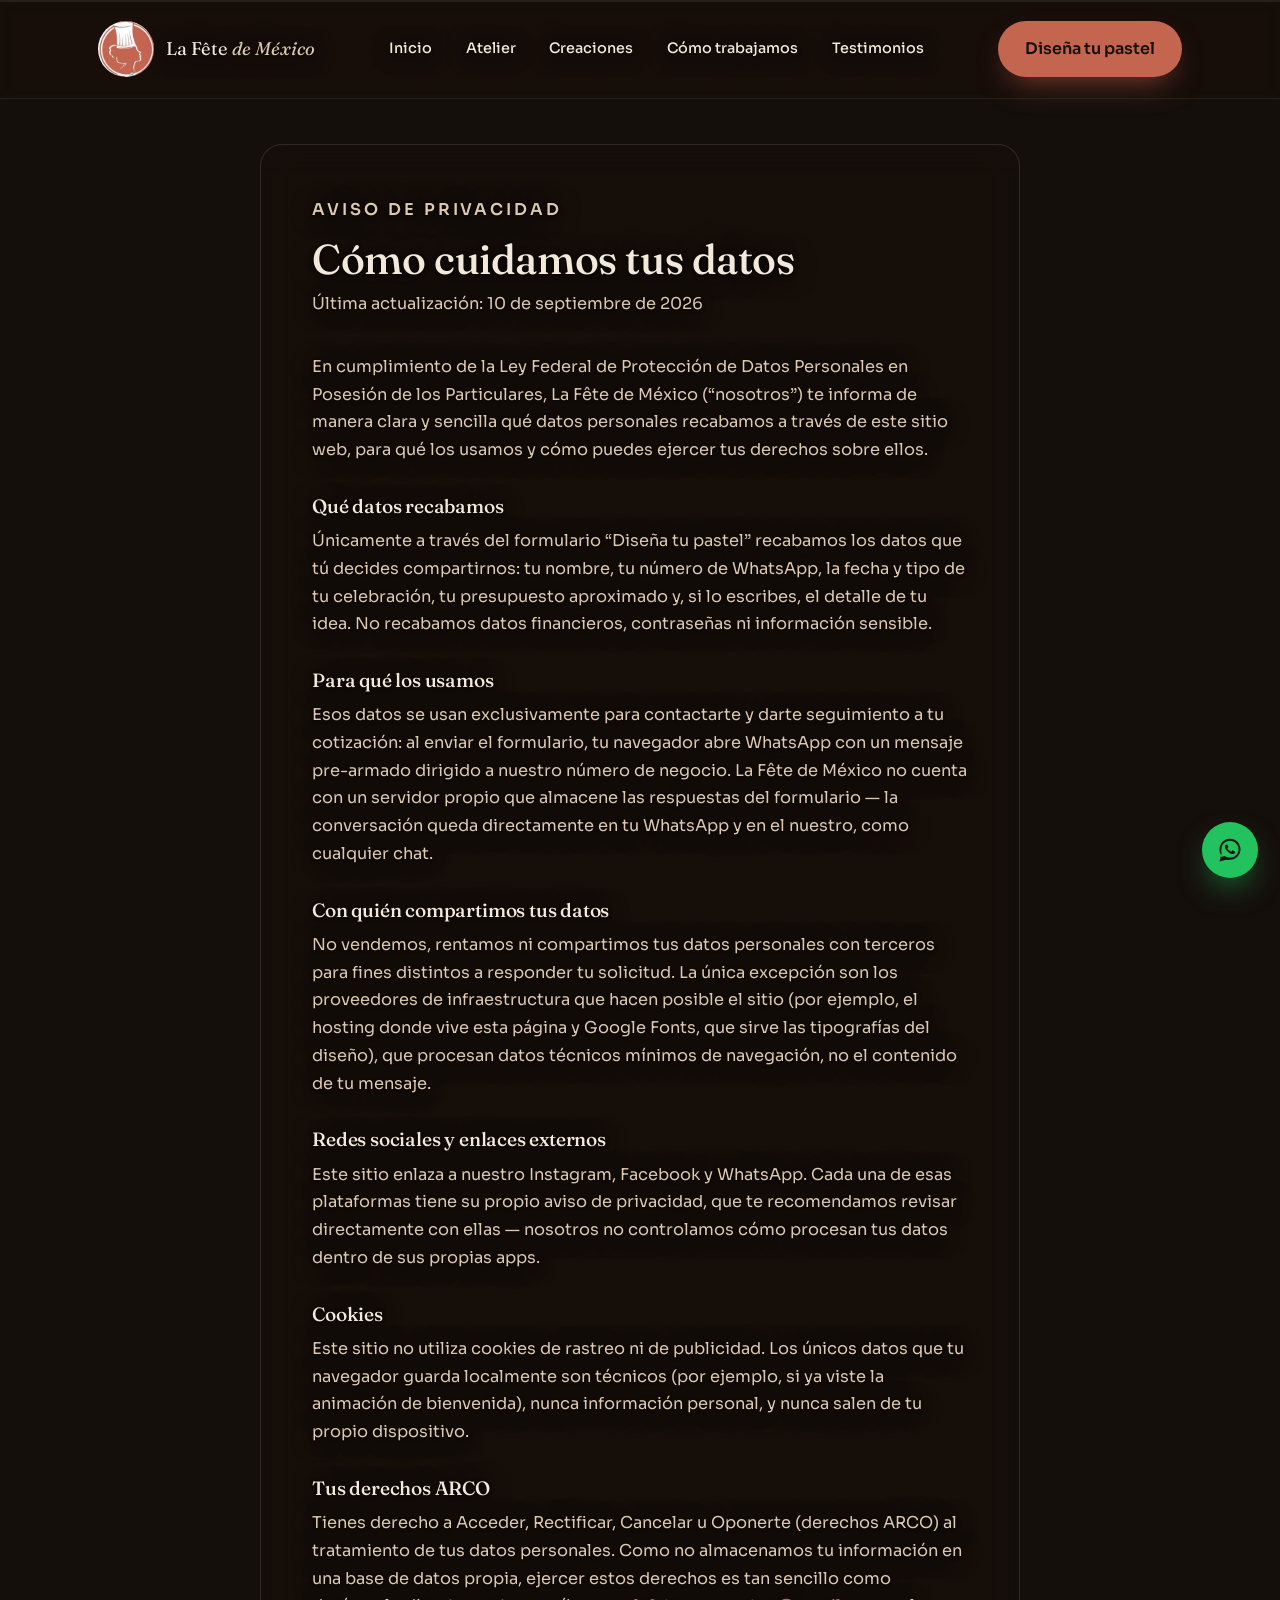
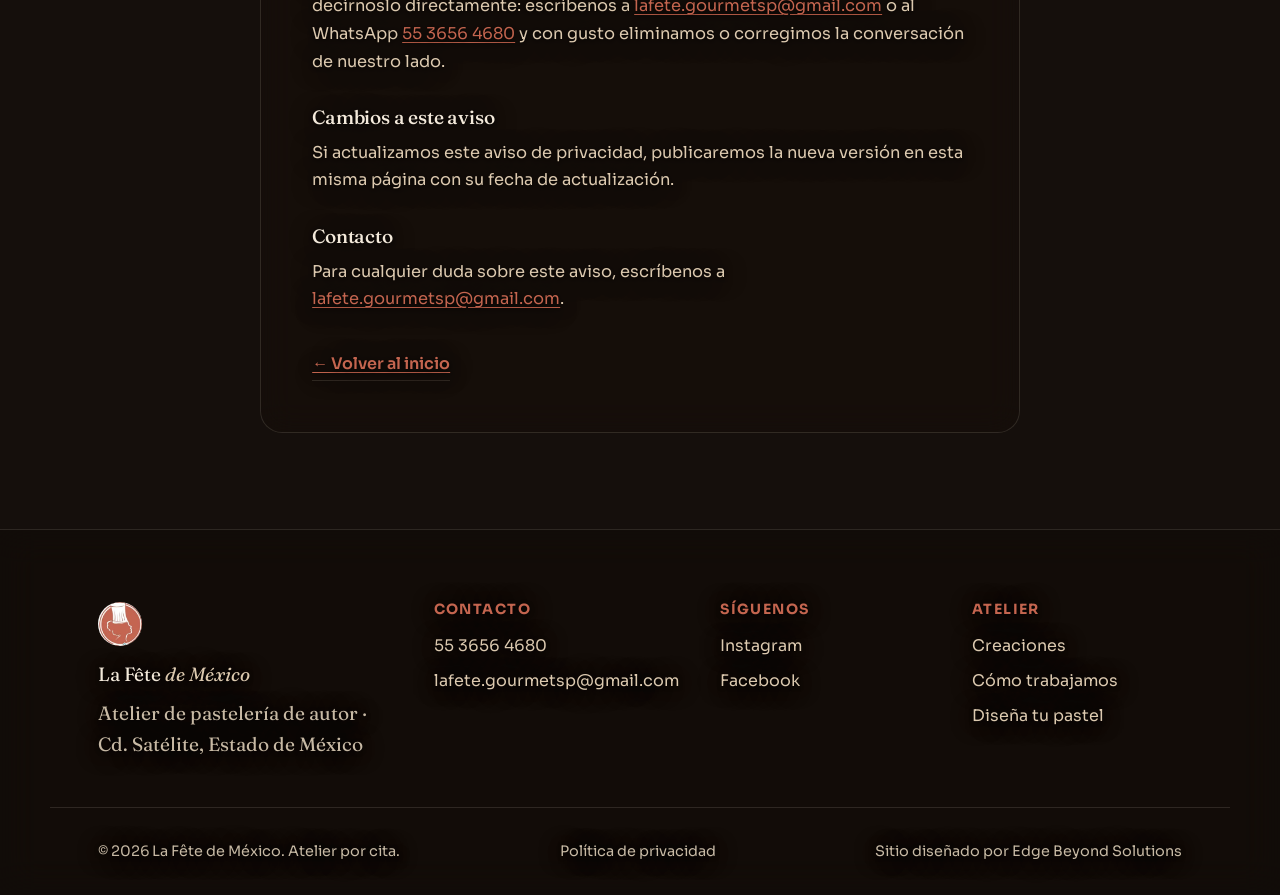
<file: privacidad.html>
<!doctype html>
<html lang="es-MX">
<head>
<meta charset="UTF-8" />
<meta name="viewport" content="width=device-width, initial-scale=1, viewport-fit=cover" />
<title>Aviso de Privacidad — La Fête de México</title>
<meta name="description" content="Aviso de privacidad de La Fête de México: qué datos recabamos a través del formulario de contacto, para qué los usamos y cómo ejercer tus derechos ARCO." />
<meta name="robots" content="index, follow, max-image-preview:large" />
<link rel="canonical" href="https://lafetedemexico.mx/privacidad.html" />
<link rel="icon" type="image/x-icon" href="/favicon.ico" />
<link rel="icon" type="image/png" sizes="16x16" href="/favicon-16x16.png" />
<link rel="icon" type="image/png" sizes="32x32" href="/favicon-32x32.png" />
<link rel="icon" type="image/png" sizes="48x48" href="/favicon-48x48.png" />
<link rel="apple-touch-icon" sizes="180x180" href="/apple-touch-icon.png" />
<link rel="manifest" href="/site.webmanifest" />
<meta name="theme-color" content="#150F0C" />

<link rel="preconnect" href="https://fonts.googleapis.com" />
<link rel="preconnect" href="https://fonts.gstatic.com" crossorigin />
<link rel="stylesheet" href="https://fonts.googleapis.com/css2?family=Fraunces:ital,opsz,wght@0,9..144,300;0,9..144,500;0,9..144,600;1,9..144,400;1,9..144,500&family=Sora:wght@300;400;500;600;700&display=swap" />

<link rel="stylesheet" href="styles.css?v=20260928" />
<script type="application/ld+json">
{
  "@context": "https://schema.org",
  "@type": "Bakery",
  "@id": "https://lafetedemexico.mx/#business",
  "name": "La Fête de México",
  "image": "https://lafetedemexico.mx/assets/img/cake-luxury-chanel.webp",
  "logo": "https://lafetedemexico.mx/assets/img/logo.webp",
  "telephone": "+52 55 3656 4680",
  "email": "lafete.gourmetsp@gmail.com",
  "url": "https://lafetedemexico.mx/",
  "address": {
    "@type": "PostalAddress",
    "streetAddress": "C. Arboledas 11, Hab Plaza de la Colina",
    "addressLocality": "Tlalnepantla",
    "addressRegion": "Estado de México",
    "postalCode": "54080",
    "addressCountry": "MX"
  },
  "aggregateRating": {
    "@type": "AggregateRating",
    "ratingValue": "4.9",
    "reviewCount": "66",
    "bestRating": "5"
  },
  "servesCuisine": "Pastelería de autor",
  "priceRange": "$$",
  "sameAs": [
    "https://www.instagram.com/lafetedemexico/",
    "https://www.facebook.com/lafetedemexico"
  ]
}
</script>
<script type="application/ld+json">
{
  "@context": "https://schema.org",
  "@type": "BreadcrumbList",
  "itemListElement": [
    { "@type": "ListItem", "position": 1, "name": "Inicio", "item": "https://lafetedemexico.mx/" },
    { "@type": "ListItem", "position": 2, "name": "Aviso de Privacidad", "item": "https://lafetedemexico.mx/privacidad.html" }
  ]
}
</script>

<!-- Google Search Console verification — replace with your real code from search.google.com/search-console -->
<!-- <meta name="google-site-verification" content="REPLACE_WITH_YOUR_GSC_CODE"> -->

<!-- Google Analytics (GA4) — replace G-XXXXXXXXXX with your real Measurement ID -->
<!--
<script async src="https://www.googletagmanager.com/gtag/js?id=G-XXXXXXXXXX"></script>
<script>
  window.dataLayer = window.dataLayer || [];
  function gtag(){dataLayer.push(arguments);}
  gtag('js', new Date());
  gtag('config', 'G-XXXXXXXXXX');
</script>
-->
</head>
<body>
<a class="skip-link" href="#contenido">Saltar al contenido</a>

<div class="site-video-bg" aria-hidden="true">
  <video autoplay muted loop playsinline webkit-playsinline preload="auto">
    <source src="assets/video/hero-bg-mezcla-ingredientes.mp4" type="video/mp4" />
  </video>
</div>

<div class="scroll-progress" aria-hidden="true"><span data-scroll-progress></span></div>

<!-- NAV -->
<header class="nav" data-nav>
  <div class="nav-inner container">
    <a class="nav-brand" href="index.html">
      <img src="assets/img/logo.webp" alt="La Fête de México" width="56" height="56" />
      <span>La Fête <em>de México</em></span>
    </a>
    <nav class="nav-links" aria-label="Navegación principal">
      <a class="nav-link" href="index.html">Inicio</a>
      <a class="nav-link" href="atelier.html">Atelier</a>
      <a class="nav-link" href="creaciones.html">Creaciones</a>
      <a class="nav-link" href="proceso.html">Cómo trabajamos</a>
      <a class="nav-link" href="testimonios.html">Testimonios</a>
    </nav>
    <a class="btn btn-primary nav-cta" href="index.html#disena">Diseña tu pastel</a>
    <button class="nav-burger" data-nav-burger aria-label="Abrir menú" aria-expanded="false" aria-controls="nav-mobile">
      <span></span><span></span><span></span>
    </button>
  </div>
</header>

<div class="nav-mobile" id="nav-mobile" data-nav-mobile aria-hidden="true">
  <nav aria-label="Navegación móvil">
    <a href="index.html" data-nav-mobile-link>Inicio</a>
    <a href="atelier.html" data-nav-mobile-link>Atelier</a>
    <a href="creaciones.html" data-nav-mobile-link>Creaciones</a>
    <a href="proceso.html" data-nav-mobile-link>Cómo trabajamos</a>
    <a href="testimonios.html" data-nav-mobile-link>Testimonios</a>
    <a href="index.html#disena" class="btn btn-primary" data-nav-mobile-link>Diseña tu pastel</a>
  </nav>
</div>

<main id="contenido">
  <section class="legal">
    <div class="container legal-panel">
      <p class="kicker">Aviso de privacidad</p>
      <h1>Cómo cuidamos tus datos</h1>
      <p class="legal-updated">Última actualización: 10 de septiembre de 2026</p>

      <p>En cumplimiento de la Ley Federal de Protección de Datos Personales en Posesión de los Particulares, La Fête de México (&ldquo;nosotros&rdquo;) te informa de manera clara y sencilla qué datos personales recabamos a través de este sitio web, para qué los usamos y cómo puedes ejercer tus derechos sobre ellos.</p>

      <h2>Qué datos recabamos</h2>
      <p>Únicamente a través del formulario &ldquo;Diseña tu pastel&rdquo; recabamos los datos que tú decides compartirnos: tu nombre, tu número de WhatsApp, la fecha y tipo de tu celebración, tu presupuesto aproximado y, si lo escribes, el detalle de tu idea. No recabamos datos financieros, contraseñas ni información sensible.</p>

      <h2>Para qué los usamos</h2>
      <p>Esos datos se usan exclusivamente para contactarte y darte seguimiento a tu cotización: al enviar el formulario, tu navegador abre WhatsApp con un mensaje pre-armado dirigido a nuestro número de negocio. La Fête de México no cuenta con un servidor propio que almacene las respuestas del formulario — la conversación queda directamente en tu WhatsApp y en el nuestro, como cualquier chat.</p>

      <h2>Con quién compartimos tus datos</h2>
      <p>No vendemos, rentamos ni compartimos tus datos personales con terceros para fines distintos a responder tu solicitud. La única excepción son los proveedores de infraestructura que hacen posible el sitio (por ejemplo, el hosting donde vive esta página y Google Fonts, que sirve las tipografías del diseño), que procesan datos técnicos mínimos de navegación, no el contenido de tu mensaje.</p>

      <h2>Redes sociales y enlaces externos</h2>
      <p>Este sitio enlaza a nuestro Instagram, Facebook y WhatsApp. Cada una de esas plataformas tiene su propio aviso de privacidad, que te recomendamos revisar directamente con ellas — nosotros no controlamos cómo procesan tus datos dentro de sus propias apps.</p>

      <h2>Cookies</h2>
      <p>Este sitio no utiliza cookies de rastreo ni de publicidad. Los únicos datos que tu navegador guarda localmente son técnicos (por ejemplo, si ya viste la animación de bienvenida), nunca información personal, y nunca salen de tu propio dispositivo.</p>

      <h2>Tus derechos ARCO</h2>
      <p>Tienes derecho a Acceder, Rectificar, Cancelar u Oponerte (derechos ARCO) al tratamiento de tus datos personales. Como no almacenamos tu información en una base de datos propia, ejercer estos derechos es tan sencillo como decírnoslo directamente: escríbenos a <a href="mailto:lafete.gourmetsp@gmail.com">lafete.gourmetsp@gmail.com</a> o al WhatsApp <a href="https://wa.me/525536564680">55 3656 4680</a> y con gusto eliminamos o corregimos la conversación de nuestro lado.</p>

      <h2>Cambios a este aviso</h2>
      <p>Si actualizamos este aviso de privacidad, publicaremos la nueva versión en esta misma página con su fecha de actualización.</p>

      <h2>Contacto</h2>
      <p>Para cualquier duda sobre este aviso, escríbenos a <a href="mailto:lafete.gourmetsp@gmail.com">lafete.gourmetsp@gmail.com</a>.</p>

      <a class="link-arrow legal-back" href="index.html">← Volver al inicio</a>
    </div>
  </section>
</main>

<!-- FOOTER -->
<footer class="site-footer">
  <div class="container footer-grid">
    <div class="footer-brand">
      <img src="assets/img/logo.webp" alt="La Fête de México" width="44" height="44" />
      <p>La Fête <em>de México</em></p>
      <p class="footer-tag">Atelier de pastelería de autor · Cd. Satélite, Estado de México</p>
    </div>
    <div class="footer-col">
      <h4>Contacto</h4>
      <a href="tel:+525536564680">55 3656 4680</a>
      <a href="mailto:lafete.gourmetsp@gmail.com">lafete.gourmetsp@gmail.com</a>
    </div>
    <div class="footer-col">
      <h4>Síguenos</h4>
      <a href="https://www.instagram.com/lafetedemexico/" target="_blank" rel="noopener">Instagram</a>
      <a href="https://www.facebook.com/lafetedemexico" target="_blank" rel="noopener">Facebook</a>
    </div>
    <div class="footer-col">
      <h4>Atelier</h4>
      <a href="creaciones.html">Creaciones</a>
      <a href="proceso.html">Cómo trabajamos</a>
      <a href="index.html#disena">Diseña tu pastel</a>
    </div>
  </div>
  <div class="container footer-bottom">
    <p>&copy; <span data-year>2026</span> La Fête de México. Atelier por cita.</p>
    <div class="footer-bottom-links">
      <a href="privacidad.html">Política de privacidad</a>
    </div>
    <p class="footer-credit">Sitio diseñado por Edge Beyond Solutions</p>
  </div>
</footer>

<a class="wa-float" href="https://wa.me/525536564680?text=Hola%2C%20quiero%20cotizar%20un%20pastel" target="_blank" rel="noopener" aria-label="Escríbenos por WhatsApp">
  <svg viewBox="0 0 32 32" aria-hidden="true"><path d="M16.02 3C9.4 3 4 8.36 4 15c0 2.4.66 4.63 1.8 6.54L4 29l7.66-1.75A11.9 11.9 0 0 0 16.02 27C22.64 27 28 21.64 28 15S22.64 3 16.02 3zm0 21.7c-2.06 0-3.99-.57-5.63-1.55l-.4-.24-4.55 1.04 1.06-4.44-.26-.42A9.6 9.6 0 0 1 6.3 15c0-5.36 4.36-9.7 9.72-9.7 5.36 0 9.7 4.34 9.7 9.7s-4.34 9.7-9.7 9.7zm5.32-7.26c-.29-.15-1.72-.85-1.99-.94-.27-.1-.46-.15-.66.14-.2.29-.76.94-.93 1.13-.17.2-.34.22-.63.07-.29-.15-1.22-.45-2.32-1.43-.86-.76-1.44-1.71-1.61-2-.17-.29-.02-.45.13-.6.13-.13.29-.34.44-.51.15-.17.2-.29.29-.49.1-.2.05-.37-.02-.51-.07-.15-.66-1.59-.9-2.18-.24-.57-.48-.49-.66-.5h-.56c-.2 0-.51.07-.78.37-.27.29-1.02 1-1.02 2.44s1.05 2.83 1.2 3.03c.15.2 2.06 3.15 5 4.41.7.3 1.24.48 1.67.62.7.22 1.34.19 1.84.12.56-.08 1.72-.7 1.96-1.38.24-.68.24-1.26.17-1.38-.07-.12-.26-.2-.55-.34z"/></svg>
</a>

<script defer src="lib/gsap.min.js"></script>
<script defer src="lib/ScrollTrigger.min.js"></script>
<script defer src="lib/manifest.js"></script>
<script defer src="main.js?v=20260928"></script>
</body>
</html>
</file>
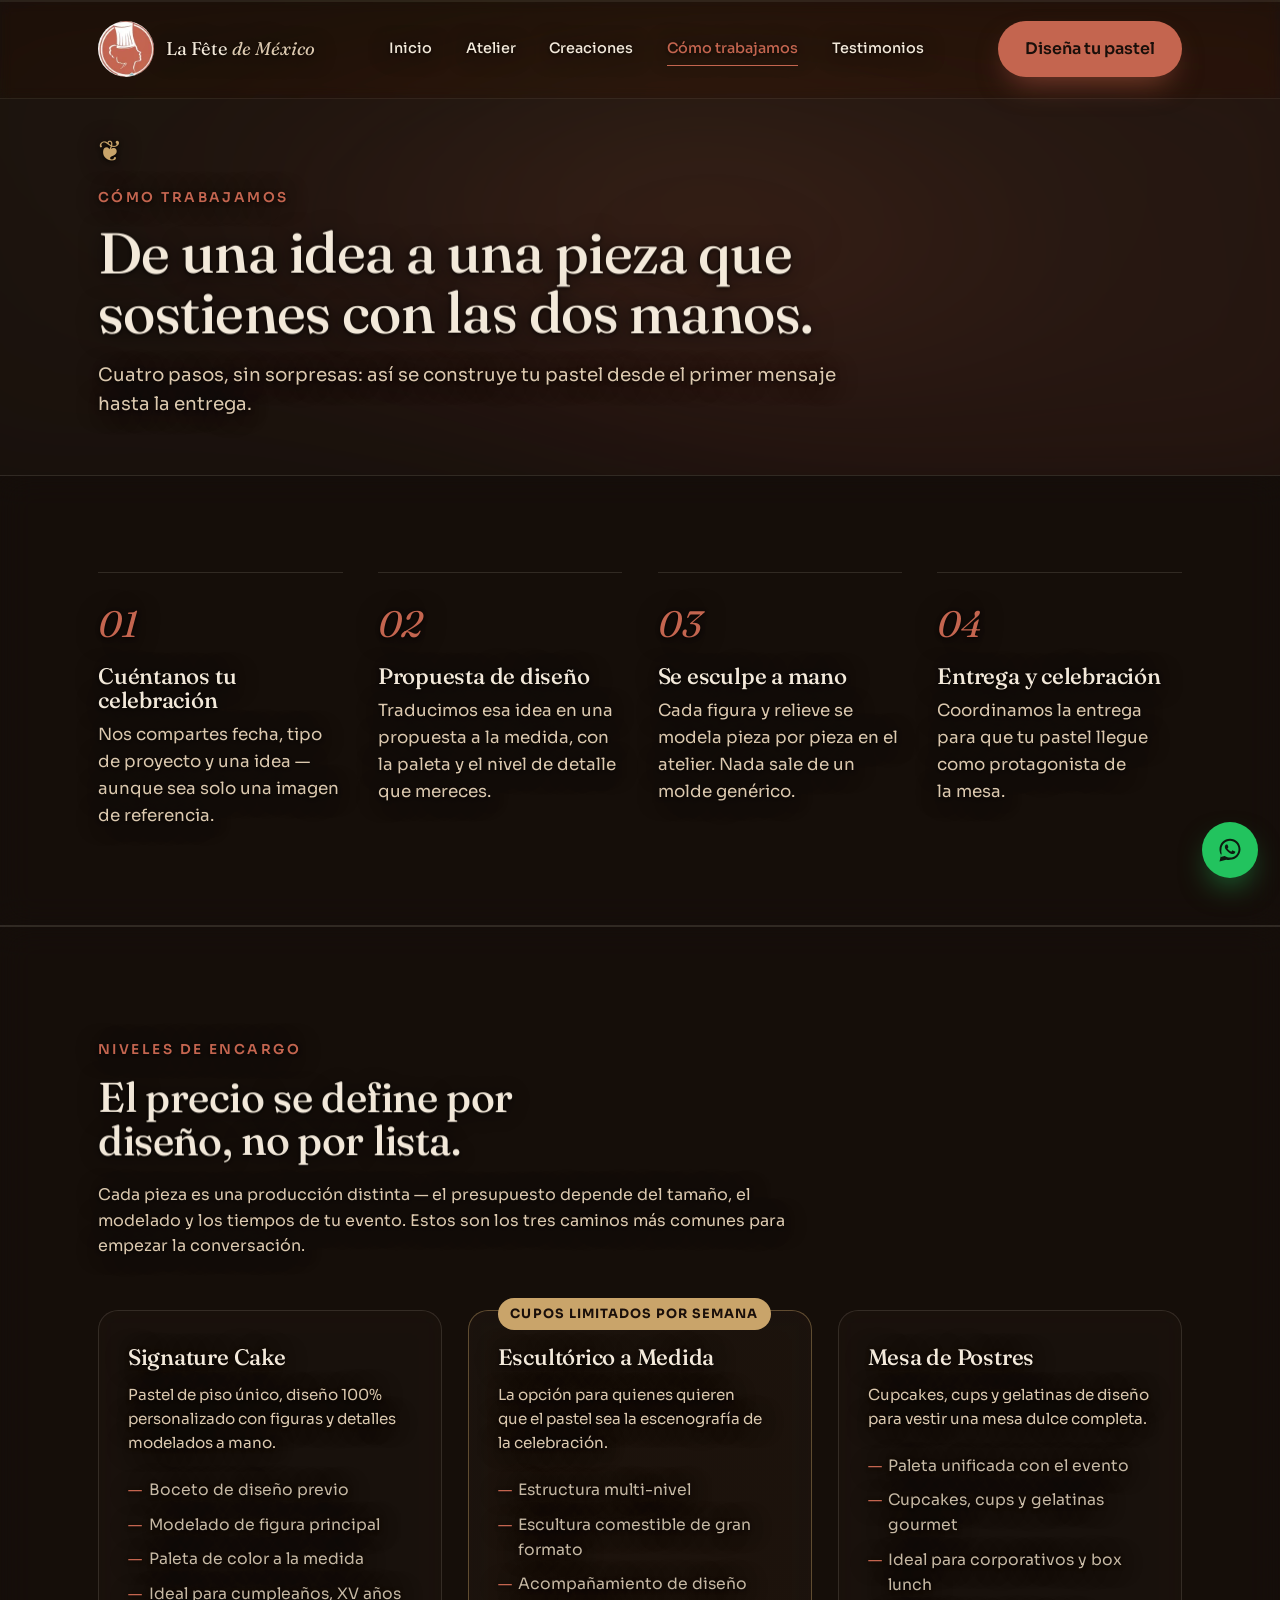
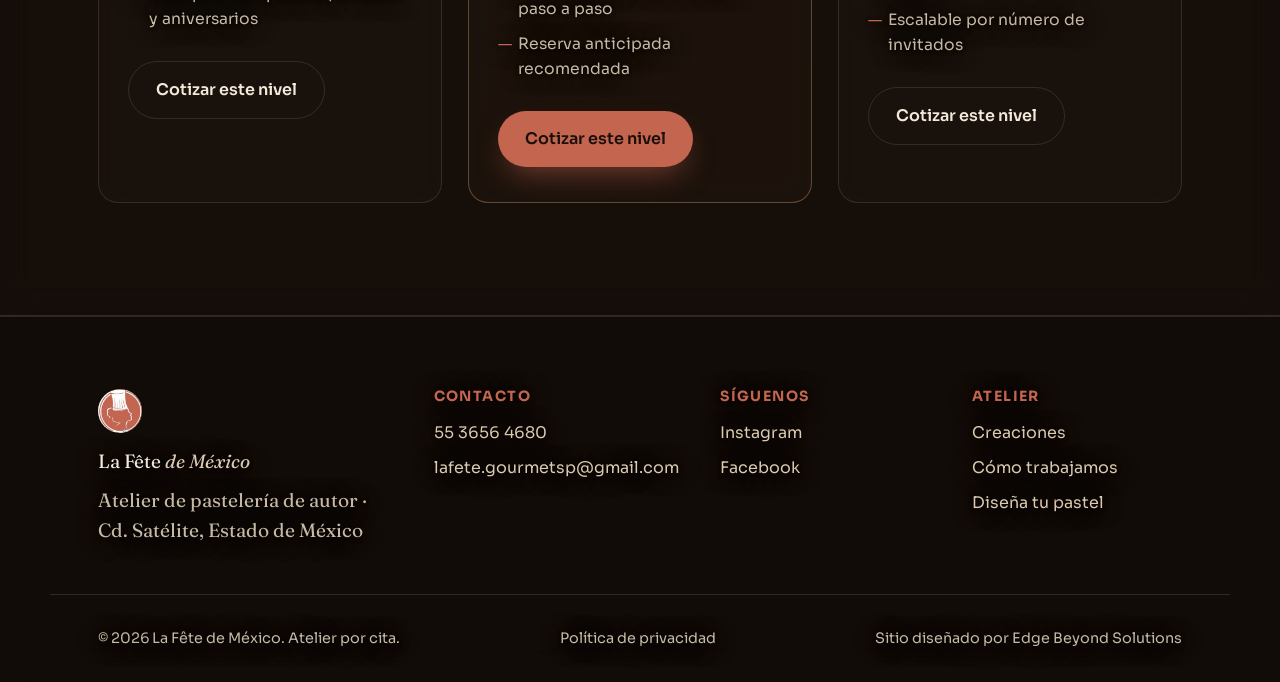
<file: proceso.html>
<!doctype html>
<html lang="es-MX">
<head>
<meta charset="UTF-8" />
<meta name="viewport" content="width=device-width, initial-scale=1, viewport-fit=cover" />
<title>Cómo Trabajamos — La Fête de México</title>
<meta name="description" content="De una idea a una pieza que sostienes con las dos manos: el proceso de diseño de La Fête de México y sus niveles de encargo." />

<meta property="og:type" content="website" />
<meta property="og:site_name" content="La Fête de México" />
<meta property="og:title" content="Cómo Trabajamos — La Fête de México" />
<meta property="og:description" content="De una idea a una pieza que sostienes con las dos manos: el proceso de diseño de La Fête de México y sus niveles de encargo." />
<meta property="og:image" content="assets/img/cake-luxury-chanel.webp" />
<meta property="og:locale" content="es_MX" />
<meta property="og:url" content="https://lafetedemexico.mx/proceso.html" />

<meta name="twitter:card" content="summary_large_image" />
<meta name="twitter:title" content="Cómo Trabajamos — La Fête de México" />
<meta name="twitter:description" content="De una idea a una pieza que sostienes con las dos manos: el proceso de diseño de La Fête de México y sus niveles de encargo." />
<meta name="twitter:image" content="assets/img/cake-luxury-chanel.webp" />

<link rel="canonical" href="https://lafetedemexico.mx/proceso.html" />
<link rel="icon" type="image/x-icon" href="/favicon.ico" />
<link rel="icon" type="image/png" sizes="16x16" href="/favicon-16x16.png" />
<link rel="icon" type="image/png" sizes="32x32" href="/favicon-32x32.png" />
<link rel="icon" type="image/png" sizes="48x48" href="/favicon-48x48.png" />
<link rel="apple-touch-icon" sizes="180x180" href="/apple-touch-icon.png" />
<link rel="manifest" href="/site.webmanifest" />
<meta name="robots" content="index, follow, max-image-preview:large" />
<meta name="theme-color" content="#150F0C" />

<link rel="preconnect" href="https://fonts.googleapis.com" />
<link rel="preconnect" href="https://fonts.gstatic.com" crossorigin />
<link rel="stylesheet" href="https://fonts.googleapis.com/css2?family=Fraunces:ital,opsz,wght@0,9..144,300;0,9..144,500;0,9..144,600;1,9..144,400;1,9..144,500&family=Sora:wght@300;400;500;600;700&display=swap" />

<link rel="stylesheet" href="styles.css?v=20260928" />
<script type="application/ld+json">
{
  "@context": "https://schema.org",
  "@type": "Bakery",
  "@id": "https://lafetedemexico.mx/#business",
  "name": "La Fête de México",
  "image": "https://lafetedemexico.mx/assets/img/cake-luxury-chanel.webp",
  "logo": "https://lafetedemexico.mx/assets/img/logo.webp",
  "telephone": "+52 55 3656 4680",
  "email": "lafete.gourmetsp@gmail.com",
  "url": "https://lafetedemexico.mx/",
  "address": {
    "@type": "PostalAddress",
    "streetAddress": "C. Arboledas 11, Hab Plaza de la Colina",
    "addressLocality": "Tlalnepantla",
    "addressRegion": "Estado de México",
    "postalCode": "54080",
    "addressCountry": "MX"
  },
  "aggregateRating": {
    "@type": "AggregateRating",
    "ratingValue": "4.9",
    "reviewCount": "66",
    "bestRating": "5"
  },
  "servesCuisine": "Pastelería de autor",
  "priceRange": "$$",
  "sameAs": [
    "https://www.instagram.com/lafetedemexico/",
    "https://www.facebook.com/lafetedemexico"
  ]
}
</script>
<script type="application/ld+json">
{
  "@context": "https://schema.org",
  "@type": "BreadcrumbList",
  "itemListElement": [
    { "@type": "ListItem", "position": 1, "name": "Inicio", "item": "https://lafetedemexico.mx/" },
    { "@type": "ListItem", "position": 2, "name": "Cómo Trabajamos", "item": "https://lafetedemexico.mx/proceso.html" }
  ]
}
</script>

<!-- Google Search Console verification — replace with your real code from search.google.com/search-console -->
<!-- <meta name="google-site-verification" content="REPLACE_WITH_YOUR_GSC_CODE"> -->

<!-- Google Analytics (GA4) — replace G-XXXXXXXXXX with your real Measurement ID -->
<!--
<script async src="https://www.googletagmanager.com/gtag/js?id=G-XXXXXXXXXX"></script>
<script>
  window.dataLayer = window.dataLayer || [];
  function gtag(){dataLayer.push(arguments);}
  gtag('js', new Date());
  gtag('config', 'G-XXXXXXXXXX');
</script>
-->
</head>
<body>
<a class="skip-link" href="#contenido">Saltar al contenido</a>

<div class="site-video-bg" aria-hidden="true">
  <video autoplay muted loop playsinline webkit-playsinline preload="auto">
    <source src="assets/video/hero-bg-mezcla-ingredientes.mp4" type="video/mp4" />
  </video>
</div>

<div class="scroll-progress" aria-hidden="true"><span data-scroll-progress></span></div>

<!-- NAV -->
<header class="nav" data-nav>
  <div class="nav-inner container">
    <a class="nav-brand" href="index.html">
      <img src="assets/img/logo.webp" alt="La Fête de México" width="56" height="56" />
      <span>La Fête <em>de México</em></span>
    </a>
    <nav class="nav-links" aria-label="Navegación principal">
      <a class="nav-link" href="index.html">Inicio</a>
      <a class="nav-link" href="atelier.html">Atelier</a>
      <a class="nav-link" href="creaciones.html">Creaciones</a>
      <a class="nav-link is-current" href="proceso.html" aria-current="page">Cómo trabajamos</a>
      <a class="nav-link" href="testimonios.html">Testimonios</a>
    </nav>
    <a class="btn btn-primary nav-cta" href="index.html#disena" data-magnetic data-magnetic-strength="0.25">Diseña tu pastel</a>
    <button class="nav-burger" data-nav-burger aria-label="Abrir menú" aria-expanded="false" aria-controls="nav-mobile">
      <span></span><span></span><span></span>
    </button>
  </div>
</header>

<div class="nav-mobile" id="nav-mobile" data-nav-mobile aria-hidden="true">
  <nav aria-label="Navegación móvil">
    <a href="index.html" data-nav-mobile-link>Inicio</a>
    <a href="atelier.html" data-nav-mobile-link>Atelier</a>
    <a href="creaciones.html" data-nav-mobile-link>Creaciones</a>
    <a href="proceso.html" data-nav-mobile-link aria-current="page">Cómo trabajamos</a>
    <a href="testimonios.html" data-nav-mobile-link>Testimonios</a>
    <a href="index.html#disena" class="btn btn-primary" data-nav-mobile-link>Diseña tu pastel</a>
  </nav>
</div>

<main id="contenido">
  <!-- PAGE HEADER -->
  <section class="page-header">
    <div class="hero-scrim" aria-hidden="true"></div>
    <div class="hero-mesh section-with-mesh" aria-hidden="true"></div>
    <div class="container page-header-inner">
      <span class="hero-glyph" aria-hidden="true">❦</span>
      <p class="kicker reveal" data-reveal>Cómo trabajamos</p>
      <h1 class="page-header-title reveal" data-split="words">De una idea a una pieza que sostienes con las dos manos.</h1>
      <p class="page-header-lead reveal" data-reveal>Cuatro pasos, sin sorpresas: así se construye tu pastel desde el primer mensaje hasta la entrega.</p>
    </div>
  </section>
  <!-- PROCESO -->
  <section class="proceso proceso-page">
    <div class="container">
      <div class="proceso-grid">
        <div class="proceso-step reveal" data-reveal>
          <span class="proceso-n">01</span>
          <h3>Cuéntanos tu celebración</h3>
          <p>Nos compartes fecha, tipo de proyecto y una idea — aunque sea solo una imagen de referencia.</p>
        </div>
        <div class="proceso-step reveal" data-reveal>
          <span class="proceso-n">02</span>
          <h3>Propuesta de diseño</h3>
          <p>Traducimos esa idea en una propuesta a la medida, con la paleta y el nivel de detalle que mereces.</p>
        </div>
        <div class="proceso-step reveal" data-reveal>
          <span class="proceso-n">03</span>
          <h3>Se esculpe a mano</h3>
          <p>Cada figura y relieve se modela pieza por pieza en el atelier. Nada sale de un molde genérico.</p>
        </div>
        <div class="proceso-step reveal" data-reveal>
          <span class="proceso-n">04</span>
          <h3>Entrega y celebración</h3>
          <p>Coordinamos la entrega para que tu pastel llegue como protagonista de la mesa.</p>
        </div>
      </div>
    </div>
  </section>
  <!-- NIVELES / PRICING AS DESIGN -->
  <section class="niveles">
    <div class="container">
      <p class="kicker reveal" data-reveal>Niveles de encargo</p>
      <h2 class="reveal" data-split="words">El precio se define por diseño, no por lista.</h2>
      <p class="niveles-sub reveal" data-reveal>Cada pieza es una producción distinta — el presupuesto depende del tamaño, el modelado y los tiempos de tu evento. Estos son los tres caminos más comunes para empezar la conversación.</p>
      <div class="niveles-grid">
        <article class="tier-card reveal" data-reveal>
          <h3>Signature Cake</h3>
          <p class="tier-desc">Pastel de piso único, diseño 100% personalizado con figuras y detalles modelados a mano.</p>
          <ul>
            <li>Boceto de diseño previo</li>
            <li>Modelado de figura principal</li>
            <li>Paleta de color a la medida</li>
            <li>Ideal para cumpleaños, XV años y aniversarios</li>
          </ul>
          <a class="btn btn-ghost" href="index.html#disena">Cotizar este nivel</a>
        </article>
        <article class="tier-card tier-featured reveal" data-reveal>
          <span class="tier-flag">Cupos limitados por semana</span>
          <h3>Escultórico a Medida</h3>
          <p class="tier-desc">La opción para quienes quieren que el pastel sea la escenografía de la celebración.</p>
          <ul>
            <li>Estructura multi-nivel</li>
            <li>Escultura comestible de gran formato</li>
            <li>Acompañamiento de diseño paso a paso</li>
            <li>Reserva anticipada recomendada</li>
          </ul>
          <a class="btn btn-primary" href="index.html#disena">Cotizar este nivel</a>
        </article>
        <article class="tier-card reveal" data-reveal>
          <h3>Mesa de Postres</h3>
          <p class="tier-desc">Cupcakes, cups y gelatinas de diseño para vestir una mesa dulce completa.</p>
          <ul>
            <li>Paleta unificada con el evento</li>
            <li>Cupcakes, cups y gelatinas gourmet</li>
            <li>Ideal para corporativos y box lunch</li>
            <li>Escalable por número de invitados</li>
          </ul>
          <a class="btn btn-ghost" href="index.html#disena">Cotizar este nivel</a>
        </article>
      </div>
    </div>
  </section>
</main>

<!-- FOOTER -->
<footer class="site-footer">
  <div class="container footer-grid">
    <div class="footer-brand">
      <img src="assets/img/logo.webp" alt="La Fête de México" width="44" height="44" />
      <p>La Fête <em>de México</em></p>
      <p class="footer-tag">Atelier de pastelería de autor · Cd. Satélite, Estado de México</p>
    </div>
    <div class="footer-col">
      <h4>Contacto</h4>
      <a href="tel:+525536564680">55 3656 4680</a>
      <a href="mailto:lafete.gourmetsp@gmail.com">lafete.gourmetsp@gmail.com</a>
    </div>
    <div class="footer-col">
      <h4>Síguenos</h4>
      <a href="https://www.instagram.com/lafetedemexico/" target="_blank" rel="noopener">Instagram</a>
      <a href="https://www.facebook.com/lafetedemexico" target="_blank" rel="noopener">Facebook</a>
    </div>
    <div class="footer-col">
      <h4>Atelier</h4>
      <a href="creaciones.html">Creaciones</a>
      <a href="proceso.html">Cómo trabajamos</a>
      <a href="index.html#disena">Diseña tu pastel</a>
    </div>
  </div>
  <div class="container footer-bottom">
    <p>&copy; <span data-year>2026</span> La Fête de México. Atelier por cita.</p>
    <div class="footer-bottom-links">
      <a href="privacidad.html">Política de privacidad</a>
    </div>
    <p class="footer-credit">Sitio diseñado por Edge Beyond Solutions</p>
  </div>
</footer>

<a class="wa-float" href="https://wa.me/525536564680?text=Hola%2C%20quiero%20cotizar%20un%20pastel" target="_blank" rel="noopener" aria-label="Escríbenos por WhatsApp" data-magnetic data-magnetic-strength="0.2">
  <svg viewBox="0 0 32 32" aria-hidden="true"><path d="M16.02 3C9.4 3 4 8.36 4 15c0 2.4.66 4.63 1.8 6.54L4 29l7.66-1.75A11.9 11.9 0 0 0 16.02 27C22.64 27 28 21.64 28 15S22.64 3 16.02 3zm0 21.7c-2.06 0-3.99-.57-5.63-1.55l-.4-.24-4.55 1.04 1.06-4.44-.26-.42A9.6 9.6 0 0 1 6.3 15c0-5.36 4.36-9.7 9.72-9.7 5.36 0 9.7 4.34 9.7 9.7s-4.34 9.7-9.7 9.7zm5.32-7.26c-.29-.15-1.72-.85-1.99-.94-.27-.1-.46-.15-.66.14-.2.29-.76.94-.93 1.13-.17.2-.34.22-.63.07-.29-.15-1.22-.45-2.32-1.43-.86-.76-1.44-1.71-1.61-2-.17-.29-.02-.45.13-.6.13-.13.29-.34.44-.51.15-.17.2-.29.29-.49.1-.2.05-.37-.02-.51-.07-.15-.66-1.59-.9-2.18-.24-.57-.48-.49-.66-.5h-.56c-.2 0-.51.07-.78.37-.27.29-1.02 1-1.02 2.44s1.05 2.83 1.2 3.03c.15.2 2.06 3.15 5 4.41.7.3 1.24.48 1.67.62.7.22 1.34.19 1.84.12.56-.08 1.72-.7 1.96-1.38.24-.68.24-1.26.17-1.38-.07-.12-.26-.2-.55-.34z"/></svg>
</a>

<script defer src="lib/gsap.min.js"></script>
<script defer src="lib/ScrollTrigger.min.js"></script>
<script defer src="lib/manifest.js"></script>
<script defer src="main.js?v=20260928"></script>
</body>
</html>
</file>
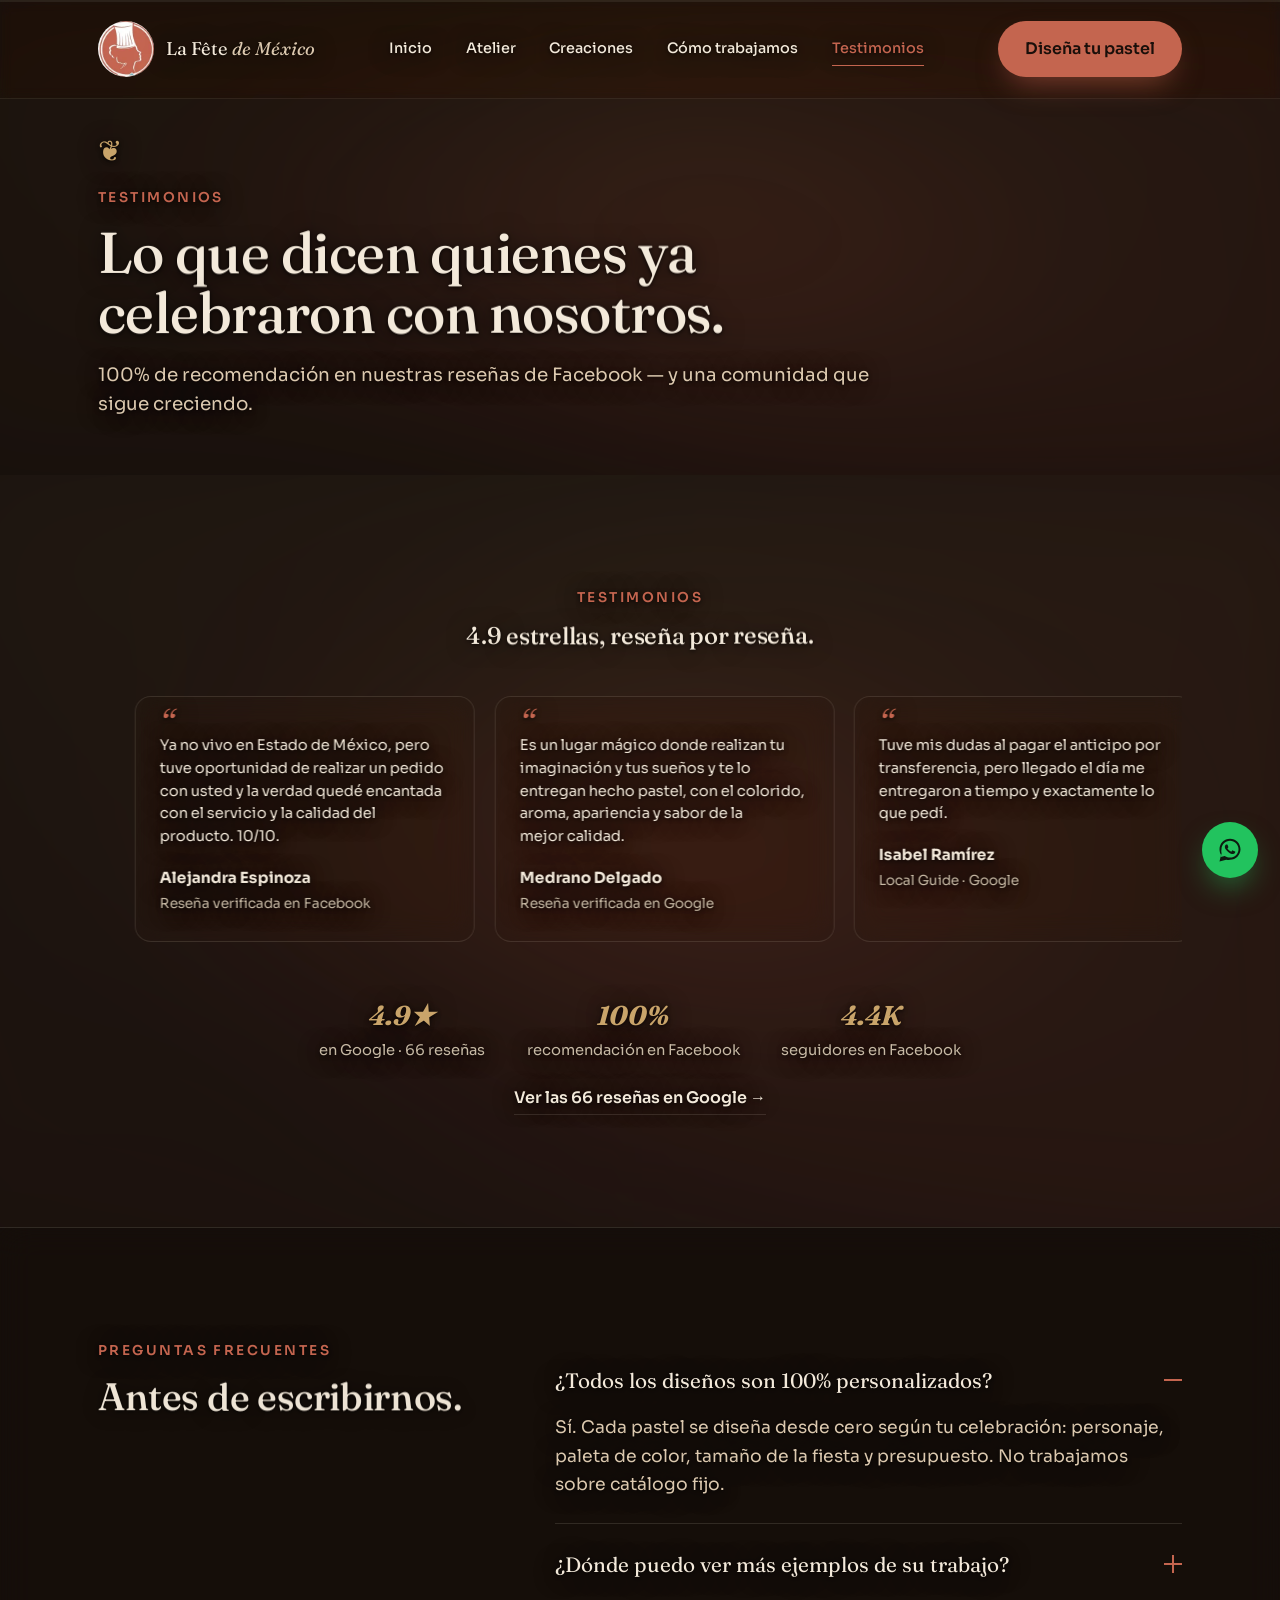
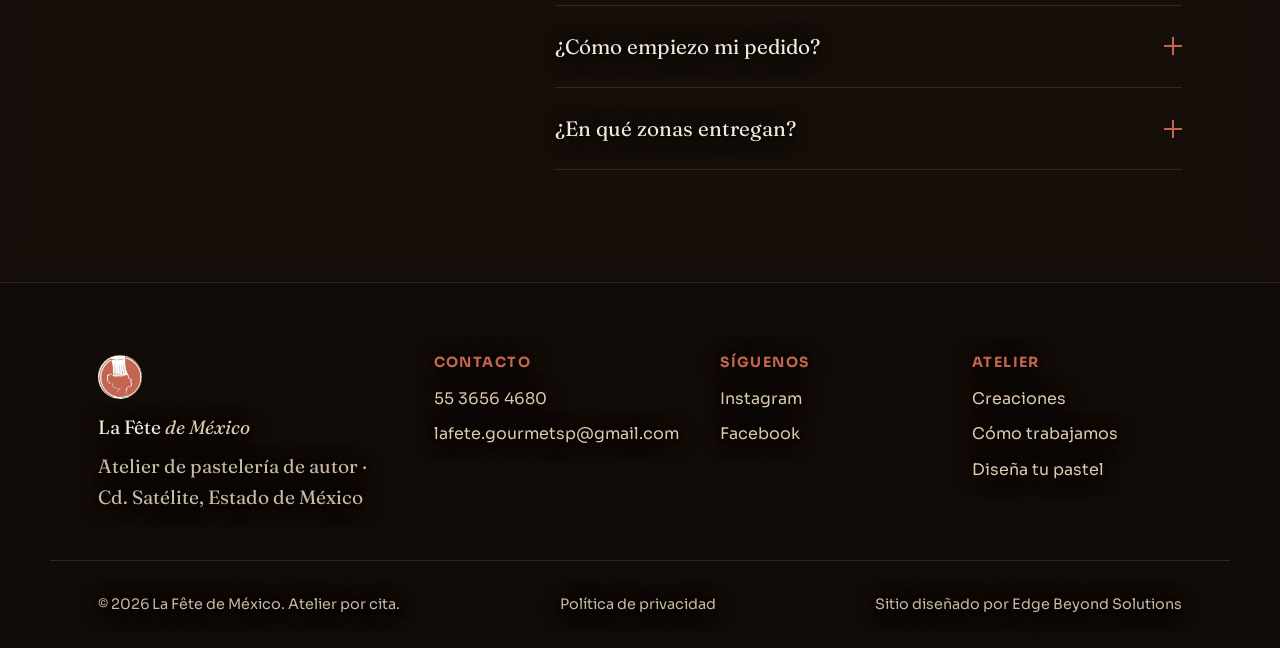
<file: testimonios.html>
<!doctype html>
<html lang="es-MX">
<head>
<meta charset="UTF-8" />
<meta name="viewport" content="width=device-width, initial-scale=1, viewport-fit=cover" />
<title>Testimonios — La Fête de México</title>
<meta name="description" content="Lo que dicen nuestros clientes sobre La Fête de México, más las preguntas frecuentes antes de encargar tu pastel." />

<meta property="og:type" content="website" />
<meta property="og:site_name" content="La Fête de México" />
<meta property="og:title" content="Testimonios — La Fête de México" />
<meta property="og:description" content="Lo que dicen nuestros clientes sobre La Fête de México, más las preguntas frecuentes antes de encargar tu pastel." />
<meta property="og:image" content="assets/img/cake-luxury-chanel.webp" />
<meta property="og:locale" content="es_MX" />
<meta property="og:url" content="https://lafetedemexico.mx/testimonios.html" />

<meta name="twitter:card" content="summary_large_image" />
<meta name="twitter:title" content="Testimonios — La Fête de México" />
<meta name="twitter:description" content="Lo que dicen nuestros clientes sobre La Fête de México, más las preguntas frecuentes antes de encargar tu pastel." />
<meta name="twitter:image" content="assets/img/cake-luxury-chanel.webp" />

<link rel="canonical" href="https://lafetedemexico.mx/testimonios.html" />
<link rel="icon" type="image/x-icon" href="/favicon.ico" />
<link rel="icon" type="image/png" sizes="16x16" href="/favicon-16x16.png" />
<link rel="icon" type="image/png" sizes="32x32" href="/favicon-32x32.png" />
<link rel="icon" type="image/png" sizes="48x48" href="/favicon-48x48.png" />
<link rel="apple-touch-icon" sizes="180x180" href="/apple-touch-icon.png" />
<link rel="manifest" href="/site.webmanifest" />
<meta name="robots" content="index, follow, max-image-preview:large" />
<meta name="theme-color" content="#150F0C" />

<link rel="preconnect" href="https://fonts.googleapis.com" />
<link rel="preconnect" href="https://fonts.gstatic.com" crossorigin />
<link rel="stylesheet" href="https://fonts.googleapis.com/css2?family=Fraunces:ital,opsz,wght@0,9..144,300;0,9..144,500;0,9..144,600;1,9..144,400;1,9..144,500&family=Sora:wght@300;400;500;600;700&display=swap" />

<link rel="stylesheet" href="styles.css?v=20260928" />
<script type="application/ld+json">
{
  "@context": "https://schema.org",
  "@type": "Bakery",
  "@id": "https://lafetedemexico.mx/#business",
  "name": "La Fête de México",
  "image": "https://lafetedemexico.mx/assets/img/cake-luxury-chanel.webp",
  "logo": "https://lafetedemexico.mx/assets/img/logo.webp",
  "telephone": "+52 55 3656 4680",
  "email": "lafete.gourmetsp@gmail.com",
  "url": "https://lafetedemexico.mx/",
  "address": {
    "@type": "PostalAddress",
    "streetAddress": "C. Arboledas 11, Hab Plaza de la Colina",
    "addressLocality": "Tlalnepantla",
    "addressRegion": "Estado de México",
    "postalCode": "54080",
    "addressCountry": "MX"
  },
  "aggregateRating": {
    "@type": "AggregateRating",
    "ratingValue": "4.9",
    "reviewCount": "66",
    "bestRating": "5"
  },
  "servesCuisine": "Pastelería de autor",
  "priceRange": "$$",
  "sameAs": [
    "https://www.instagram.com/lafetedemexico/",
    "https://www.facebook.com/lafetedemexico"
  ]
}
</script>
<script type="application/ld+json">
{
  "@context": "https://schema.org",
  "@type": "BreadcrumbList",
  "itemListElement": [
    { "@type": "ListItem", "position": 1, "name": "Inicio", "item": "https://lafetedemexico.mx/" },
    { "@type": "ListItem", "position": 2, "name": "Testimonios", "item": "https://lafetedemexico.mx/testimonios.html" }
  ]
}
</script>
<script type="application/ld+json">
{
  "@context": "https://schema.org",
  "@type": "FAQPage",
  "mainEntity": [
    {
      "@type": "Question",
      "name": "¿Todos los diseños son 100% personalizados?",
      "acceptedAnswer": { "@type": "Answer", "text": "Sí. Cada pastel se diseña desde cero según tu celebración: personaje, paleta de color, tamaño de la fiesta y presupuesto. No trabajamos sobre catálogo fijo." }
    },
    {
      "@type": "Question",
      "name": "¿Dónde puedo ver más ejemplos de su trabajo?",
      "acceptedAnswer": { "@type": "Answer", "text": "En Instagram y Facebook (@lafetedemexico) se publica el detrás de cámaras de cada pieza, del boceto al pastel terminado." }
    },
    {
      "@type": "Question",
      "name": "¿Cómo empiezo mi pedido?",
      "acceptedAnswer": { "@type": "Answer", "text": "Con el formulario del inicio (sección \"Diseña tu pastel\"): se comparte fecha, tipo de proyecto y presupuesto aproximado, y el atelier contacta por WhatsApp para afinar el diseño." }
    },
    {
      "@type": "Question",
      "name": "¿En qué zonas entregan?",
      "acceptedAnswer": { "@type": "Answer", "text": "Cd. Satélite y la Zona Metropolitana del Estado de México, con cobertura y logística confirmadas caso por caso." }
    }
  ]
}
</script>

<!-- Google Search Console verification — replace with your real code from search.google.com/search-console -->
<!-- <meta name="google-site-verification" content="REPLACE_WITH_YOUR_GSC_CODE"> -->

<!-- Google Analytics (GA4) — replace G-XXXXXXXXXX with your real Measurement ID -->
<!--
<script async src="https://www.googletagmanager.com/gtag/js?id=G-XXXXXXXXXX"></script>
<script>
  window.dataLayer = window.dataLayer || [];
  function gtag(){dataLayer.push(arguments);}
  gtag('js', new Date());
  gtag('config', 'G-XXXXXXXXXX');
</script>
-->
</head>
<body>
<a class="skip-link" href="#contenido">Saltar al contenido</a>

<div class="site-video-bg" aria-hidden="true">
  <video autoplay muted loop playsinline webkit-playsinline preload="auto">
    <source src="assets/video/hero-bg-mezcla-ingredientes.mp4" type="video/mp4" />
  </video>
</div>

<div class="scroll-progress" aria-hidden="true"><span data-scroll-progress></span></div>

<!-- NAV -->
<header class="nav" data-nav>
  <div class="nav-inner container">
    <a class="nav-brand" href="index.html">
      <img src="assets/img/logo.webp" alt="La Fête de México" width="56" height="56" />
      <span>La Fête <em>de México</em></span>
    </a>
    <nav class="nav-links" aria-label="Navegación principal">
      <a class="nav-link" href="index.html">Inicio</a>
      <a class="nav-link" href="atelier.html">Atelier</a>
      <a class="nav-link" href="creaciones.html">Creaciones</a>
      <a class="nav-link" href="proceso.html">Cómo trabajamos</a>
      <a class="nav-link is-current" href="testimonios.html" aria-current="page">Testimonios</a>
    </nav>
    <a class="btn btn-primary nav-cta" href="index.html#disena" data-magnetic data-magnetic-strength="0.25">Diseña tu pastel</a>
    <button class="nav-burger" data-nav-burger aria-label="Abrir menú" aria-expanded="false" aria-controls="nav-mobile">
      <span></span><span></span><span></span>
    </button>
  </div>
</header>

<div class="nav-mobile" id="nav-mobile" data-nav-mobile aria-hidden="true">
  <nav aria-label="Navegación móvil">
    <a href="index.html" data-nav-mobile-link>Inicio</a>
    <a href="atelier.html" data-nav-mobile-link>Atelier</a>
    <a href="creaciones.html" data-nav-mobile-link>Creaciones</a>
    <a href="proceso.html" data-nav-mobile-link>Cómo trabajamos</a>
    <a href="testimonios.html" data-nav-mobile-link aria-current="page">Testimonios</a>
    <a href="index.html#disena" class="btn btn-primary" data-nav-mobile-link>Diseña tu pastel</a>
  </nav>
</div>

<main id="contenido">
  <!-- PAGE HEADER -->
  <section class="page-header">
    <div class="hero-scrim" aria-hidden="true"></div>
    <div class="hero-mesh section-with-mesh" aria-hidden="true"></div>
    <div class="container page-header-inner">
      <span class="hero-glyph" aria-hidden="true">❦</span>
      <p class="kicker reveal" data-reveal>Testimonios</p>
      <h1 class="page-header-title reveal" data-split="words">Lo que dicen quienes ya celebraron con nosotros.</h1>
      <p class="page-header-lead reveal" data-reveal>100% de recomendación en nuestras reseñas de Facebook — y una comunidad que sigue creciendo.</p>
    </div>
  </section>
  <!-- TESTIMONIOS -->
  <section class="testimonios">
    <div class="section-with-mesh testimonios-mesh" aria-hidden="true"></div>
    <div class="container testimonios-inner">
      <div class="testimonios-head">
        <p class="kicker reveal" data-reveal>Testimonios</p>
        <h2 class="reveal" data-split="words">4.9 estrellas, reseña por reseña.</h2>
      </div>

      <div class="testi-viewport" data-testi-viewport>
        <div class="testi-track" data-testi-track>
          <article class="testi-card">
            <span class="quote-mark" aria-hidden="true">&ldquo;</span>
            <p>Ya no vivo en Estado de México, pero tuve oportunidad de realizar un pedido con usted y la verdad quedé encantada con el servicio y la calidad del producto. 10/10.</p>
            <footer><strong>Alejandra Espinoza</strong><span>Reseña verificada en Facebook</span></footer>
          </article>
          <article class="testi-card">
            <span class="quote-mark" aria-hidden="true">&ldquo;</span>
            <p>Es un lugar mágico donde realizan tu imaginación y tus sueños y te lo entregan hecho pastel, con el colorido, aroma, apariencia y sabor de la mejor calidad.</p>
            <footer><strong>Medrano Delgado</strong><span>Reseña verificada en Google</span></footer>
          </article>
          <article class="testi-card">
            <span class="quote-mark" aria-hidden="true">&ldquo;</span>
            <p>Tuve mis dudas al pagar el anticipo por transferencia, pero llegado el día me entregaron a tiempo y exactamente lo que pedí.</p>
            <footer><strong>Isabel Ramírez</strong><span>Local Guide · Google</span></footer>
          </article>
          <article class="testi-card">
            <span class="quote-mark" aria-hidden="true">&ldquo;</span>
            <p>Excelente presentación, increíble diseño y deliciosos mis cupcakes — los amé, y el festejado no se los quería comer de tan lindos que estaban.</p>
            <footer><strong>Kn Flores</strong><span>Reseña verificada en Google</span></footer>
          </article>
        </div>
      </div>

      <div class="testimonios-badges">
        <div class="badge reveal" data-reveal><strong>4.9★</strong><span>en Google · 66 reseñas</span></div>
        <div class="badge reveal" data-reveal><strong>100%</strong><span>recomendación en Facebook</span></div>
        <div class="badge reveal" data-reveal><strong>4.4K</strong><span>seguidores en Facebook</span></div>
      </div>
      <a class="link-arrow reveal" data-reveal href="https://www.google.com/maps/place/La+Fete+de+M%C3%A9xico+-+Pasteler%C3%ADa+CupCakes/@19.5201051,-99.2269568,17z/data=!3m1!4b1!4m6!3m5!1s0x85d203bbbad58bcb:0xf8cd6c4f7bc4bc82!8m2!3d19.5201051!4d-99.2269568!16s%2Fg%2F11ghpv64vh" target="_blank" rel="noopener">Ver las 66 reseñas en Google →</a>
    </div>
  </section>
  <!-- FAQ -->
  <section class="faq">
    <div class="container faq-grid">
      <div>
        <p class="kicker reveal" data-reveal>Preguntas frecuentes</p>
        <h2 class="reveal" data-split="words">Antes de escribirnos.</h2>
      </div>
      <div class="faq-list" data-faq>
        <details class="faq-item reveal" data-reveal open>
          <summary>¿Todos los diseños son 100% personalizados?<span class="faq-icon" aria-hidden="true"></span></summary>
          <p>Sí. Cada pastel se diseña desde cero según tu celebración: personaje, paleta de color, tamaño de la fiesta y presupuesto. No trabajamos sobre catálogo fijo.</p>
        </details>
        <details class="faq-item reveal" data-reveal>
          <summary>¿Dónde puedo ver más ejemplos de su trabajo?<span class="faq-icon" aria-hidden="true"></span></summary>
          <p>En nuestro Instagram y Facebook (@lafetedemexico) publicamos el detrás de cámaras de cada pieza — del boceto al pastel terminado.</p>
        </details>
        <details class="faq-item reveal" data-reveal>
          <summary>¿Cómo empiezo mi pedido?<span class="faq-icon" aria-hidden="true"></span></summary>
          <p>Con el formulario al final del inicio: nos cuentas fecha, tipo de proyecto y presupuesto aproximado, y te contactamos por WhatsApp para afinar el diseño contigo.</p>
        </details>
        <details class="faq-item reveal" data-reveal>
          <summary>¿En qué zonas entregan?<span class="faq-icon" aria-hidden="true"></span></summary>
          <p>Atendemos Cd. Satélite y la Zona Metropolitana del Estado de México. Escríbenos tu ubicación exacta y te confirmamos cobertura y logística de entrega.</p>
        </details>
      </div>
    </div>
  </section>
</main>

<!-- FOOTER -->
<footer class="site-footer">
  <div class="container footer-grid">
    <div class="footer-brand">
      <img src="assets/img/logo.webp" alt="La Fête de México" width="44" height="44" />
      <p>La Fête <em>de México</em></p>
      <p class="footer-tag">Atelier de pastelería de autor · Cd. Satélite, Estado de México</p>
    </div>
    <div class="footer-col">
      <h4>Contacto</h4>
      <a href="tel:+525536564680">55 3656 4680</a>
      <a href="mailto:lafete.gourmetsp@gmail.com">lafete.gourmetsp@gmail.com</a>
    </div>
    <div class="footer-col">
      <h4>Síguenos</h4>
      <a href="https://www.instagram.com/lafetedemexico/" target="_blank" rel="noopener">Instagram</a>
      <a href="https://www.facebook.com/lafetedemexico" target="_blank" rel="noopener">Facebook</a>
    </div>
    <div class="footer-col">
      <h4>Atelier</h4>
      <a href="creaciones.html">Creaciones</a>
      <a href="proceso.html">Cómo trabajamos</a>
      <a href="index.html#disena">Diseña tu pastel</a>
    </div>
  </div>
  <div class="container footer-bottom">
    <p>&copy; <span data-year>2026</span> La Fête de México. Atelier por cita.</p>
    <div class="footer-bottom-links">
      <a href="privacidad.html">Política de privacidad</a>
    </div>
    <p class="footer-credit">Sitio diseñado por Edge Beyond Solutions</p>
  </div>
</footer>

<a class="wa-float" href="https://wa.me/525536564680?text=Hola%2C%20quiero%20cotizar%20un%20pastel" target="_blank" rel="noopener" aria-label="Escríbenos por WhatsApp" data-magnetic data-magnetic-strength="0.2">
  <svg viewBox="0 0 32 32" aria-hidden="true"><path d="M16.02 3C9.4 3 4 8.36 4 15c0 2.4.66 4.63 1.8 6.54L4 29l7.66-1.75A11.9 11.9 0 0 0 16.02 27C22.64 27 28 21.64 28 15S22.64 3 16.02 3zm0 21.7c-2.06 0-3.99-.57-5.63-1.55l-.4-.24-4.55 1.04 1.06-4.44-.26-.42A9.6 9.6 0 0 1 6.3 15c0-5.36 4.36-9.7 9.72-9.7 5.36 0 9.7 4.34 9.7 9.7s-4.34 9.7-9.7 9.7zm5.32-7.26c-.29-.15-1.72-.85-1.99-.94-.27-.1-.46-.15-.66.14-.2.29-.76.94-.93 1.13-.17.2-.34.22-.63.07-.29-.15-1.22-.45-2.32-1.43-.86-.76-1.44-1.71-1.61-2-.17-.29-.02-.45.13-.6.13-.13.29-.34.44-.51.15-.17.2-.29.29-.49.1-.2.05-.37-.02-.51-.07-.15-.66-1.59-.9-2.18-.24-.57-.48-.49-.66-.5h-.56c-.2 0-.51.07-.78.37-.27.29-1.02 1-1.02 2.44s1.05 2.83 1.2 3.03c.15.2 2.06 3.15 5 4.41.7.3 1.24.48 1.67.62.7.22 1.34.19 1.84.12.56-.08 1.72-.7 1.96-1.38.24-.68.24-1.26.17-1.38-.07-.12-.26-.2-.55-.34z"/></svg>
</a>

<script defer src="lib/gsap.min.js"></script>
<script defer src="lib/ScrollTrigger.min.js"></script>
<script defer src="lib/manifest.js"></script>
<script defer src="main.js?v=20260928"></script>
</body>
</html>
</file>
<file: styles.css>
/* =============================================================
   1. Tokens
   ============================================================= */
@property --mesh-angle { syntax: "<angle>"; inherits: false; initial-value: 0deg; }
@property --mesh-x     { syntax: "<percentage>"; inherits: false; initial-value: 50%; }
@property --mesh-y     { syntax: "<percentage>"; inherits: false; initial-value: 50%; }
@property --angle      { syntax: "<angle>"; inherits: false; initial-value: 0deg; }

:root {
  --bg:        #150F0C;   /* warm near-black, espresso */
  --bg-2:      #1D1611;
  --bg-3:      #271D16;   /* card */
  --cream:     #F3E9DA;   /* text on dark, never pure white */
  --cream-2:   #DCC9AF;
  --cream-3:   #C7B9A4;   /* metadata / muted — claro para leerse sobre el video */
  --accent:    #C4654F;   /* terracota — del logo real */
  --accent-2:  #9B4B39;
  --gold:      #C9A46A;   /* dorado secundario */
  --line:      rgba(243,233,218,.12);

  /* Vidrio de verdad: el video debe verse a través de todo, no solo insinuarse */
  --panel:     rgba(21,15,12,.22);   /* nav, footer, secciones con texto denso */
  --panel-2:   rgba(21,15,12,.4);
  --card:      rgba(39,29,22,.3);    /* tarjetas: showcase, niveles, wizard */

  --serif: "Fraunces", "Iowan Old Style", Georgia, serif;
  --sans: "Sora", -apple-system, BlinkMacSystemFont, "Segoe UI", sans-serif;

  --ease-out:  cubic-bezier(0.16, 1, 0.3, 1);
  --ease-in:   cubic-bezier(0.7, 0, 0.84, 0);
  --ease-soft: cubic-bezier(0.25, 0.46, 0.45, 0.94);
  --ease-bounce: cubic-bezier(0.34, 1.56, 0.64, 1);

  --container: 1180px;
}

/* =============================================================
   2. Reset & base
   ============================================================= */
*, *::before, *::after { box-sizing: border-box; margin: 0; }
html { -webkit-text-size-adjust: 100%; tab-size: 2; scroll-behavior: smooth; overflow-x: clip; }
@media (prefers-reduced-motion: reduce) { html { scroll-behavior: auto; } }

body {
  font-family: var(--sans);
  font-size: 16px;
  line-height: 1.6;
  background: var(--bg);
  color: var(--cream);
  -webkit-font-smoothing: antialiased;
  text-rendering: optimizeLegibility;
  overflow-x: clip;
  overscroll-behavior-y: none;
  /* Halo oscuro sutil: mantiene el texto legible sobre los momentos más
     claros del video de fondo, casi imperceptible sobre tarjetas/paneles
     ya oscuros. */
  text-shadow: 0 1px 4px rgba(0,0,0,.8), 0 2px 22px rgba(0,0,0,.65);
}

img, svg, video { display: block; max-width: 100%; }
img { height: auto; }
/* El atributo hidden siempre gana, incluso sobre .btn { display: inline-flex } y similares */
[hidden] { display: none !important; }

/* Video de fondo fijo para todo el sitio: el contenido flota encima. */
.site-video-bg {
  position: fixed; inset: 0; z-index: -2;
  overflow: hidden; background: var(--bg); pointer-events: none;
}
.site-video-bg video { width: 100%; height: 100%; object-fit: cover; object-position: center 50%; }
.site-video-bg::before {
  content: ""; position: absolute; inset: 0;
  /* Ligero — el video debe leerse claro en todo el sitio, no solo insinuarse */
  background:
    linear-gradient(180deg, rgba(21,15,12,.3) 0%, rgba(21,15,12,.16) 30%, rgba(21,15,12,.22) 70%, rgba(21,15,12,.45) 100%),
    linear-gradient(90deg, rgba(21,15,12,.16), transparent 40%, transparent 60%, rgba(21,15,12,.16));
}
@media (prefers-reduced-motion: reduce) {
  .site-video-bg video { display: none; }
  .site-video-bg { background: var(--bg); }
}
button { font: inherit; color: inherit; cursor: pointer; border: 0; background: none; }
a { color: inherit; text-decoration: none; }
p { text-wrap: pretty; }
h1, h2, h3, h4 { text-wrap: balance; line-height: 1.05; letter-spacing: -0.01em; font-family: var(--serif); font-weight: 500; }
ul { list-style: none; padding: 0; }
::selection { background: var(--accent); color: var(--cream); }

/* Sin halo de texto sobre superficies propias claras/sólidas (botones, inputs, chips) */
.btn, .option-card, .tier-flag, .field input, .field textarea, .wa-float { text-shadow: none; }

:focus-visible {
  outline: 2px solid var(--accent);
  outline-offset: 3px;
  border-radius: 4px;
}

.skip-link {
  position: fixed; top: -100px; left: 1rem; z-index: 9999;
  padding: .6rem 1rem; background: var(--cream); color: var(--bg);
  border-radius: 8px; font-weight: 600;
}
.skip-link:focus { top: 1rem; }

.container { max-width: var(--container); margin-inline: auto; padding-inline: 1.4rem; }

@media (min-width: 720px) { .container { padding-inline: 2.4rem; } }
@media (min-width: 1280px) { .container { padding-inline: 3rem; } }

/* =============================================================
   3. Utilities
   ============================================================= */
.kicker {
  font-family: var(--sans);
  font-size: .85rem;
  letter-spacing: .18em;
  text-transform: uppercase;
  color: var(--accent);
  font-weight: 600;
  margin-bottom: .9rem;
  display: block;
}

.reveal {
  opacity: 0; transform: translateY(36px);
  transition: opacity .85s var(--ease-soft), transform .85s var(--ease-soft);
}
.reveal.is-revealed { opacity: 1; transform: none; }
.reveal[data-split] { opacity: 1; transform: none; } /* defensive: split-text handles its own reveal */

.link-arrow {
  display: inline-flex; align-items: center; gap: .5rem;
  font-weight: 600; color: var(--cream);
  border-bottom: 1px solid var(--line);
  padding-bottom: .2rem;
  transition: border-color .3s var(--ease-out), color .3s var(--ease-out), gap .3s var(--ease-out);
}
.link-arrow:hover { color: var(--accent); border-color: var(--accent); gap: .8rem; }

.has-grain { position: relative; }
.has-grain::after {
  content: ""; position: absolute; inset: 0;
  pointer-events: none; opacity: 0.14; mix-blend-mode: overlay;
  background-image: url("data:image/svg+xml;utf8,<svg xmlns='http://www.w3.org/2000/svg' viewBox='0 0 200 200'><filter id='n'><feTurbulence type='fractalNoise' baseFrequency='0.9' numOctaves='3' stitchTiles='stitch'/><feColorMatrix values='0 0 0 0 0 0 0 0 0 0 0 0 0 0 0 0 0 0 0.5 0'/></filter><rect width='100%25' height='100%25' filter='url(%23n)'/></svg>");
  background-size: 220px 220px;
}

@keyframes ambientZoom {
  0%, 100% { transform: scale(1.05) translate3d(0, 0, 0); }
  50%      { transform: scale(1.12) translate3d(-1%, -1%, 0); }
}
img.ambient-on { animation: ambientZoom 30s ease-in-out infinite; }

/* =============================================================
   4. Buttons & components
   ============================================================= */
.btn {
  display: inline-flex; align-items: center; justify-content: center; gap: .5rem;
  padding: .95rem 1.7rem;
  border-radius: 999px;
  font-weight: 600; font-size: 1rem;
  transition: transform .45s var(--ease-soft), box-shadow .45s var(--ease-soft), background .3s var(--ease-out), color .3s var(--ease-out);
  white-space: nowrap;
}
.btn-primary {
  background: var(--accent); color: #1a0f0a;
  box-shadow: 0 14px 30px -10px rgba(196,101,79,.55);
}
.btn-primary:hover { transform: translateY(-3px); box-shadow: 0 22px 44px -8px rgba(196,101,79,.65); }
.btn-primary:active { transform: translateY(-1px); transition-duration: .12s; }
.btn-ghost {
  background: transparent; color: var(--cream);
  border: 1px solid var(--line);
}
.btn-ghost:hover { border-color: var(--accent); color: var(--accent); transform: translateY(-3px); }

.has-magnetic { display: inline-flex; position: relative; isolation: isolate; }
.magnetic-inner { display: inline-flex; align-items: center; justify-content: center; gap: inherit; will-change: transform; transition: transform .8s var(--ease-soft); }

/* Scroll progress */
.scroll-progress { position: fixed; top: 0; left: 0; right: 0; height: 2px; z-index: 500; background: rgba(243,233,218,.08); pointer-events: none; }
.scroll-progress span { display: block; height: 100%; background: linear-gradient(90deg, var(--accent), var(--gold)); transform-origin: 0 0; transform: scaleX(0); transition: transform .08s linear; }

/* Splash */
.splash {
  position: fixed; inset: 0; z-index: 10000; background: var(--bg);
  display: grid; place-items: center; pointer-events: auto;
  transition: opacity .9s, clip-path 1.1s;
  animation: splashSafety .01s 4.5s forwards;
}
.splash.is-out { opacity: 0; pointer-events: none; clip-path: inset(0 0 100% 0); }
@keyframes splashSafety { to { opacity: 0; pointer-events: none; clip-path: inset(0 0 100% 0); } }
.splash-inner { display: flex; flex-direction: column; align-items: center; gap: 1rem; }
.splash-logo { border-radius: 50%; opacity: .95; }
.splash-line { width: 1px; height: 26px; background: var(--line); overflow: hidden; position: relative; }
.splash-line::after { content: ""; position: absolute; inset: 0; background: var(--accent); transform: translateY(-100%); animation: splashLine 1.4s var(--ease-soft) forwards .2s; }
@keyframes splashLine { to { transform: translateY(0); } }
.splash-word { font-family: var(--serif); font-style: italic; font-size: 1.1rem; letter-spacing: .04em; color: var(--cream-2); }

/* =============================================================
   5. Nav
   ============================================================= */
.nav {
  position: fixed; top: 0; inset-inline: 0; z-index: 200;
  /* Vidrio de verdad: el video debe verse moviéndose a través del nav,
     no solo insinuarse — por eso la opacidad es baja y el blur hace el trabajo. */
  background: rgba(21,15,12,.12);
  backdrop-filter: blur(6px) saturate(160%);
  -webkit-backdrop-filter: blur(6px) saturate(160%);
  border-bottom: 1px solid rgba(243,233,218,.08);
  transition: background-color .4s var(--ease-out), box-shadow .4s var(--ease-out), padding .3s var(--ease-out);
  padding-block: 1.3rem;
}
.nav.is-scrolled {
  background: rgba(21,15,12,.26);
  box-shadow: 0 10px 30px -18px rgba(0,0,0,.6);
  padding-block: .8rem;
}
@supports not (backdrop-filter: blur(1px)) {
  .nav { background: var(--panel-2); }
}
.nav-inner { display: flex; align-items: center; justify-content: space-between; gap: 1.2rem; }
.nav-brand { display: flex; align-items: center; gap: .75rem; font-family: var(--serif); font-size: 1.15rem; }
.nav-brand img { border-radius: 50%; width: 56px; height: 56px; transition: width .3s var(--ease-out), height .3s var(--ease-out); }
.nav-brand em { font-style: italic; color: var(--cream-2); font-weight: 400; }
.nav.is-scrolled .nav-brand img { width: 44px; height: 44px; }
.nav-links { display: none; align-items: center; gap: 2.1rem; }
.nav-link { position: relative; padding: .25rem 0; font-size: .9rem; font-weight: 500; }
.nav-link::after { content: ""; position: absolute; left: 0; right: 0; bottom: -2px; height: 1px; background: var(--accent); transform: scaleX(0); transform-origin: right; transition: transform .45s var(--ease-out); }
.nav-link:hover::after { transform: scaleX(1); transform-origin: left; }
.nav-link.is-current { color: var(--accent); }
.nav-link.is-current::after { transform: scaleX(1); transform-origin: left; }
.nav-cta { display: none; }
@media (min-width: 960px) { .nav-links { display: flex; } .nav-cta { display: inline-flex; } }

.nav-burger { display: grid; gap: 5px; padding: .4rem; }
.nav-burger span { width: 22px; height: 2px; background: var(--cream); transition: transform .3s var(--ease-out), opacity .3s; }
@media (min-width: 960px) { .nav-burger { display: none; } }

.nav-mobile {
  position: fixed; inset: 0; z-index: 190;
  background: var(--bg); color: var(--cream);
  display: grid; place-items: center;
  clip-path: inset(0 0 100% 0);
  transition: clip-path .65s var(--ease-soft);
}
.nav-mobile[aria-hidden="false"] { clip-path: inset(0); }
.nav-mobile nav { display: flex; flex-direction: column; gap: 1.6rem; text-align: center; }
.nav-mobile a { font-family: var(--serif); font-size: 1.7rem; }
.nav-mobile .btn { font-family: var(--sans); font-size: 1rem; margin-top: 1rem; }

/* =============================================================
   6. Hero
   ============================================================= */
.hero {
  position: relative; min-height: 100svh; display: flex; align-items: center;
  overflow: clip; isolation: isolate;
}
.hero-scrim {
  position: absolute; inset: 0; z-index: -1;
  /* Ligero y parejo — el video debe leerse claro, el texto se apoya en su halo */
  background: rgba(21,15,12,.22);
}
.hero-mesh {
  position: absolute; inset: 0; z-index: -1; pointer-events: none;
}
.section-with-mesh::before {
  content: ""; position: absolute; inset: -10%; z-index: -1;
  background:
    radial-gradient(55% 45% at var(--mesh-x) var(--mesh-y), rgba(196,101,79,.4), transparent 62%),
    conic-gradient(from var(--mesh-angle), rgba(201,164,106,.18), rgba(196,101,79,.22), rgba(155,75,57,.1), rgba(201,164,106,.18));
  filter: blur(90px) saturate(120%);
  opacity: .45;
  animation: meshShift 24s linear infinite;
  mix-blend-mode: screen;
}
@keyframes meshShift {
  0%   { --mesh-angle: 0deg;   --mesh-x: 25%; --mesh-y: 30%; }
  50%  { --mesh-angle: 180deg; --mesh-x: 75%; --mesh-y: 55%; }
  100% { --mesh-angle: 360deg; --mesh-x: 25%; --mesh-y: 30%; }
}

.hero-inner { position: relative; padding-block: 6rem 2rem; width: 100%; }
.hero-meta { display: inline-flex; align-items: center; gap: .55rem; font-size: .92rem; letter-spacing: .04em; color: var(--cream-2); margin-bottom: 1.6rem; }
.hero-meta .dot { width: 6px; height: 6px; border-radius: 50%; background: var(--accent); box-shadow: 0 0 0 4px rgba(196,101,79,.25); }
.hero-glyph { display: block; font-size: 1.8rem; color: var(--gold); margin-bottom: .8rem; }
.hero-title { font-size: clamp(2.6rem, 6.6vw, 5.4rem); max-width: 22ch; margin-bottom: 2.6rem; }
.hero-title em { font-style: italic; color: var(--accent); font-weight: 400; }
.hero-sub { max-width: 46ch; font-size: clamp(1.02rem, 1.6vw, 1.2rem); color: var(--cream-2); margin-bottom: 2.4rem; }
.hero-foot { display: flex; flex-wrap: wrap; align-items: center; gap: 1.8rem 2.6rem; }
.hero-rating { font-size: .92rem; color: var(--cream-2); }
.hero-rating span { font-family: var(--serif); font-style: italic; color: var(--gold); font-size: 1.1rem; }
.hero-actions { display: flex; gap: 1rem; flex-wrap: wrap; }

.hero-scroll-cue { position: absolute; bottom: 1.6rem; left: 50%; transform: translateX(-50%); width: 22px; height: 36px; border: 1px solid var(--line); border-radius: 999px; display: none; }
.hero-scroll-cue span { position: absolute; top: 6px; left: 50%; width: 3px; height: 7px; margin-left: -1.5px; background: var(--accent); border-radius: 2px; animation: cueDrop 1.8s ease-in-out infinite; }
@keyframes cueDrop { 0%,100% { opacity: 1; transform: translateY(0); } 50% { opacity: .3; transform: translateY(10px); } }
@media (min-width: 720px) { .hero-scroll-cue { display: block; } }

/* Split text */
.split-char, .split-word { display: inline-block; will-change: transform, opacity; }

/* Count-up base */
[data-count-to] { font-variant-numeric: tabular-nums; }

/* =============================================================
   7. Atelier / manifesto
   ============================================================= */
.atelier { padding-block: 7rem 0; position: relative; }
.atelier-grid { display: grid; grid-template-columns: minmax(0, 1fr); gap: 2.5rem; max-width: 780px; }
.atelier-copy h2 { font-size: clamp(1.7rem, 3.4vw, 2.6rem); max-width: 20ch; margin-bottom: 1.6rem; }
.atelier-lead { color: var(--cream-2); max-width: 62ch; font-size: 1.08rem; margin-bottom: 2.8rem; }
.atelier-pillars { display: grid; grid-template-columns: minmax(0, 1fr); gap: 1.8rem; }
.pillar { border-top: 1px solid var(--line); padding-top: 1.2rem; }
.pillar-n { font-family: var(--serif); font-style: italic; color: var(--accent); font-size: 1.2rem; }
.pillar h3 { font-size: 1.15rem; margin: .5rem 0 .4rem; }
.pillar p { color: var(--cream-3); font-size: .95rem; }
.atelier-pillars-page .atelier-grid { max-width: none; }

@media (min-width: 720px) { .atelier-pillars { grid-template-columns: repeat(3, 1fr); } }

.stats-strip {
  margin-top: 5rem; border-top: 1px solid var(--line); border-bottom: 1px solid var(--line);
  background: var(--panel); backdrop-filter: blur(16px) saturate(140%); -webkit-backdrop-filter: blur(16px) saturate(140%);
}
@supports not (backdrop-filter: blur(1px)) { .stats-strip { background: var(--panel-2); } }
.stats-strip-inner { display: grid; grid-template-columns: minmax(0, 1fr); gap: 2rem; padding-block: 2.6rem; }
.stat { text-align: left; }
.stat strong { display: block; font-family: var(--serif); font-style: italic; font-size: clamp(2rem, 4vw, 2.8rem); color: var(--gold); }
.stat > span { display: block; color: var(--cream); font-weight: 600; font-size: 1.02rem; margin-top: .4rem; text-shadow: 0 1px 4px rgba(0,0,0,.85), 0 2px 16px rgba(0,0,0,.7); }
@media (min-width: 720px) { .stats-strip-inner { grid-template-columns: repeat(3, 1fr); } }

/* =============================================================
   8. Showcase pinned
   ============================================================= */
.showcase { padding-block: 7rem 4rem; overflow: clip; }
.showcase-head { margin-bottom: 3rem; }
.showcase-head h2 { font-size: clamp(1.7rem, 3.4vw, 2.6rem); max-width: 24ch; }
.showcase-track {
  display: flex; gap: 1.4rem; padding-inline: 1.4rem;
  overflow-x: auto; overflow-y: visible; scroll-snap-type: x proximity;
  padding-bottom: 1rem;
}
.showcase-track::-webkit-scrollbar { height: 6px; }
.showcase-track::-webkit-scrollbar-thumb { background: var(--line); border-radius: 6px; }
@media (min-width: 720px) { .showcase-track { padding-inline: 2.4rem; } }
@media (min-width: 1280px) { .showcase-track { padding-inline: 3rem; } }

.show-card {
  flex: 0 0 auto; width: min(340px, 78vw);
  scroll-snap-align: start;
  background: var(--card);
  backdrop-filter: blur(14px) saturate(140%);
  -webkit-backdrop-filter: blur(14px) saturate(140%);
  border-radius: 18px;
  overflow: hidden;
  border: 1px solid var(--line);
  transition: transform .55s var(--ease-soft), box-shadow .55s var(--ease-soft);
}
@supports not (backdrop-filter: blur(1px)) { .show-card { background: var(--panel-2); } }
.show-card figure { aspect-ratio: 4/5; overflow: hidden; }
.show-card img { width: 100%; height: 100%; object-fit: cover; transition: transform .8s var(--ease-soft), filter .55s; }
.show-card:hover img { transform: scale(1.1); filter: saturate(1.18) brightness(1.04); }
.show-card:hover {
  transform: translateY(-6px);
  box-shadow: 0 40px 80px -30px rgba(196,101,79,.4), 0 0 0 1px rgba(196,101,79,.25);
}
.show-card-meta {
  position: relative; padding: 1.5rem 1.4rem 1.7rem;
  background: linear-gradient(180deg, rgba(15,10,7,0) 0%, rgba(15,10,7,.55) 35%, rgba(15,10,7,.78) 100%);
}
.show-card-meta span { display: block; font-size: .85rem; letter-spacing: .14em; text-transform: uppercase; font-weight: 700; color: var(--gold); margin-bottom: .5rem; text-shadow: 0 1px 4px rgba(0,0,0,.9), 0 2px 14px rgba(0,0,0,.75); }
.show-card-meta h3 { font-size: 1.3rem; margin-bottom: .5rem; color: var(--cream); }
.show-card-meta p { color: var(--cream); font-size: .96rem; text-shadow: 0 1px 4px rgba(0,0,0,.85), 0 2px 16px rgba(0,0,0,.7); }
.show-card-dark { background: rgba(15,11,8,.32); }

.showcase-foot { margin-top: 2.6rem; }

/* =============================================================
   9. Proceso
   ============================================================= */
.proceso {
  padding-block: 6rem; border-block: 1px solid var(--line);
  background: var(--panel); backdrop-filter: blur(16px) saturate(140%); -webkit-backdrop-filter: blur(16px) saturate(140%);
}
@supports not (backdrop-filter: blur(1px)) { .proceso { background: var(--panel-2); } }
.proceso h2 { font-size: clamp(1.7rem, 3.4vw, 2.6rem); max-width: 22ch; margin-bottom: 3.2rem; }
.proceso-grid { display: grid; grid-template-columns: minmax(0, 1fr); gap: 2.2rem; }
.proceso-step { border-top: 1px solid var(--line); padding-top: 1.4rem; }
.proceso-n { font-family: var(--serif); font-style: italic; font-size: 2.3rem; color: var(--accent); display: block; margin-bottom: .7rem; }
.proceso-step h3 { font-size: 1.4rem; margin-bottom: .6rem; }
.proceso-step p { color: var(--cream-2); font-size: 1.05rem; line-height: 1.6; }
@media (min-width: 720px) { .proceso-grid { grid-template-columns: repeat(2, 1fr); } }
@media (min-width: 1280px) { .proceso-grid { grid-template-columns: repeat(4, 1fr); } }

/* =============================================================
   10. Autoridad
   ============================================================= */
.autoridad { padding-block: 7rem; }
.autoridad-grid { display: grid; grid-template-columns: minmax(0, 1fr); gap: 3rem; align-items: center; }
.autoridad-figure { border-radius: 20px; overflow: hidden; border: 1px solid var(--line); aspect-ratio: 4/5; }
.autoridad-figure img { width: 100%; height: 100%; object-fit: cover; object-position: 50% 20%; }
.autoridad-copy h2 { font-size: clamp(1.7rem, 3.2vw, 2.4rem); margin-bottom: 1.4rem; }
.autoridad-copy p { color: var(--cream-2); margin-bottom: 1.2rem; font-size: 1.02rem; max-width: 52ch; }
.autoridad-copy strong { color: var(--gold); font-weight: 600; }
@media (min-width: 960px) { .autoridad-grid { grid-template-columns: .8fr 1fr; } }

/* =============================================================
   11. Testimonios
   ============================================================= */
.testimonios { position: relative; padding-block: 7rem; overflow: clip; isolation: isolate; }
.testimonios-mesh { position: absolute; inset: 0; z-index: -1; }
.testimonios-inner { text-align: center; }
.testimonios-head { max-width: 640px; margin-inline: auto; margin-bottom: 3rem; }

/* Carrusel continuo de reseñas — texto pequeño, se mueve solo, se pausa al hover */
.testi-viewport { position: relative; margin-bottom: 3.2rem; }
.testi-viewport.has-marquee { overflow: hidden; display: flex; }
.testi-track { display: flex; gap: 1.2rem; padding-inline: 1.4rem; }
.testi-viewport.has-marquee .testi-track { flex: 0 0 auto; }
@media (min-width: 720px) { .testi-track { padding-inline: 2.4rem; } }

.testi-card {
  flex: 0 0 auto; width: min(340px, 82vw); text-align: left;
  background: var(--card);
  backdrop-filter: blur(14px) saturate(140%); -webkit-backdrop-filter: blur(14px) saturate(140%);
  border: 1px solid var(--line); border-radius: 16px;
  padding: 1.6rem 1.5rem;
}
@supports not (backdrop-filter: blur(1px)) { .testi-card { background: var(--panel-2); } }
.testi-card .quote-mark { font-family: var(--serif); font-style: italic; font-size: 2.2rem; color: var(--accent); line-height: 0; display: block; margin-bottom: .7rem; }
.testi-card p { font-size: .92rem; line-height: 1.55; color: var(--cream); margin-bottom: 1.1rem; }
.testi-card footer strong { display: block; font-size: .96rem; }
.testi-card footer span { color: var(--cream-3); font-size: .86rem; }

.testimonios-badges { display: flex; flex-wrap: wrap; justify-content: center; gap: 1rem 2.6rem; margin-bottom: 1.4rem; }
.badge { text-align: center; }
.badge strong { display: block; font-family: var(--serif); font-style: italic; color: var(--gold); font-size: 1.7rem; }
.badge span { color: var(--cream-3); font-size: .92rem; }

/* =============================================================
   12. Niveles / pricing-as-design
   ============================================================= */
.niveles {
  padding-block: 7rem; border-block: 1px solid var(--line);
  background: var(--panel); backdrop-filter: blur(16px) saturate(140%); -webkit-backdrop-filter: blur(16px) saturate(140%);
}
@supports not (backdrop-filter: blur(1px)) { .niveles { background: var(--panel-2); } }
.niveles h2 { font-size: clamp(1.7rem, 3.4vw, 2.6rem); max-width: 22ch; margin-bottom: 1.2rem; }
.niveles-sub { color: var(--cream-2); max-width: 60ch; margin-bottom: 3.2rem; }
.niveles-grid { display: grid; grid-template-columns: minmax(0, 1fr); gap: 1.6rem; }
.tier-card {
  position: relative;
  background: var(--card);
  backdrop-filter: blur(14px) saturate(140%); -webkit-backdrop-filter: blur(14px) saturate(140%);
  border: 1px solid var(--line); border-radius: 20px;
  padding: 2.2rem 1.8rem;
  transform: perspective(900px) rotateX(var(--rx, 0deg)) rotateY(var(--ry, 0deg));
  transform-style: preserve-3d;
  transition: transform .55s var(--ease-soft), border-color .3s;
}
@supports not (backdrop-filter: blur(1px)) { .tier-card { background: var(--panel-2); } }
.tier-card:hover { transition-duration: .15s; border-color: rgba(196,101,79,.4); }
.tier-card h3 { font-size: 1.4rem; margin-bottom: .8rem; }
.tier-desc { color: var(--cream-2); font-size: .95rem; margin-bottom: 1.4rem; }
.tier-card ul { display: grid; gap: .6rem; margin-bottom: 1.8rem; }
.tier-card li { position: relative; padding-left: 1.3rem; font-size: .98rem; color: var(--cream-3); }
.tier-card li::before { content: "—"; position: absolute; left: 0; color: var(--accent); }
.tier-featured { background: linear-gradient(160deg, rgba(39,29,22,.36), rgba(44,28,20,.36)); border-color: rgba(201,164,106,.4); }
.tier-flag { position: absolute; top: -13px; left: 1.8rem; background: var(--gold); color: #1a0f0a; font-size: .8rem; letter-spacing: .08em; text-transform: uppercase; font-weight: 700; padding: .35rem .8rem; border-radius: 999px; }
@media (min-width: 960px) { .niveles-grid { grid-template-columns: repeat(3, 1fr); } .tier-featured { transform: translateY(-14px); } }

/* =============================================================
   13. Diseña — wizard form
   ============================================================= */
.disena { padding-block: 7rem; }
.disena-top { padding-top: 9rem; }
.disena-grid { display: grid; grid-template-columns: minmax(0, 1fr); gap: 3rem; }
.disena-copy h2, .disena-title { font-size: clamp(1.7rem, 3.2vw, 2.4rem); margin-bottom: 1.2rem; }
.disena-copy p { color: var(--cream-2); max-width: 46ch; margin-bottom: 1.6rem; }
.disena-points { display: grid; gap: .8rem; }
.disena-points li { position: relative; padding-left: 1.5rem; color: var(--cream-3); font-size: 1rem; }
.disena-points li::before { content: "✦"; position: absolute; left: 0; color: var(--gold); }

.wizard {
  background: var(--card);
  backdrop-filter: blur(14px) saturate(140%); -webkit-backdrop-filter: blur(14px) saturate(140%);
  border: 1px solid var(--line); border-radius: 22px;
  padding: 2rem 1.6rem 1.8rem; position: relative;
}
@supports not (backdrop-filter: blur(1px)) { .wizard { background: var(--panel-2); } }
.wizard-progress { height: 3px; background: rgba(243,233,218,.1); border-radius: 3px; margin-bottom: .8rem; overflow: hidden; }
.wizard-progress span { display: block; height: 100%; width: 25%; background: linear-gradient(90deg, var(--accent), var(--gold)); transition: width .5s var(--ease-soft); }
.wizard-step-label { font-size: .88rem; color: var(--cream-3); letter-spacing: .08em; margin-bottom: 1.6rem; }
.wizard-step-label span { color: var(--accent); font-weight: 700; }

.wizard-step { display: none; border: 0; padding: 0; }
.wizard-step.is-active { display: block; animation: stepIn .5s var(--ease-soft); }
@keyframes stepIn { from { opacity: 0; transform: translateX(14px); } to { opacity: 1; transform: none; } }
.wizard-step legend { font-family: var(--serif); font-size: 1.25rem; margin-bottom: 1.3rem; padding: 0; }

.option-grid { display: grid; grid-template-columns: minmax(0, 1fr); gap: .7rem; margin-bottom: 1rem; }
@media (min-width: 420px) { .option-grid { grid-template-columns: repeat(2, minmax(0, 1fr)); } }
.option-card { min-width: 0; overflow-wrap: break-word; }
.option-grid-2 { margin-top: 1.2rem; }
.option-card {
  border: 1px solid var(--line); border-radius: 12px; padding: .85rem 1rem;
  text-align: left; font-size: .98rem; color: var(--cream-2);
  transition: border-color .3s var(--ease-out), background .3s var(--ease-out), transform .3s var(--ease-soft);
}
.option-card:hover { border-color: var(--accent); transform: translateY(-2px); }
.option-card.is-selected { background: rgba(196,101,79,.16); border-color: var(--accent); color: var(--cream); }

.field { position: relative; margin-bottom: 1.1rem; }
.field input, .field textarea {
  width: 100%; padding: 1.4rem 1rem .55rem; border: 1px solid var(--line); border-radius: 10px;
  background: transparent; color: var(--cream); font: inherit; resize: vertical;
}
.field input:focus, .field textarea:focus { border-color: var(--accent); outline: none; }
.field label {
  position: absolute; left: 1rem; top: 1rem; pointer-events: none;
  transition: all .25s var(--ease-out); color: var(--cream-3); font-size: .95rem;
}
.field input:focus + label, .field input:not(:placeholder-shown) + label,
.field textarea:focus + label, .field textarea:not(:placeholder-shown) + label {
  top: .45rem; font-size: .76rem; letter-spacing: .08em; text-transform: uppercase; color: var(--accent);
}
.field input[type="date"] { color-scheme: dark; }

.wizard-nav { display: flex; gap: .9rem; margin-top: 1rem; align-items: center; }
.wizard-nav [data-wizard-back] { opacity: .7; }
.cta-submit { position: relative; flex: 1; }
.cta-form-spinner { position: absolute; inset: 0; display: none; place-items: center; }
.cta-submit.is-sending .cta-form-label { opacity: 0; }
.cta-submit.is-sending .cta-form-spinner { display: grid; }
.cta-form-spinner::after { content: ""; width: 16px; height: 16px; border: 2px solid rgba(26,15,10,.3); border-top-color: #1a0f0a; border-radius: 50%; animation: spin .8s linear infinite; }
@keyframes spin { to { transform: rotate(360deg); } }

.wizard-fallback { margin-top: 1.4rem; font-size: .92rem; color: var(--cream-3); }
.wizard-fallback a { color: var(--accent); text-decoration: underline; text-underline-offset: 3px; }

@media (min-width: 960px) { .disena-grid { grid-template-columns: 1fr 1.15fr; align-items: start; } }

/* =============================================================
   14. FAQ
   ============================================================= */
.faq {
  padding-block: 7rem; border-top: 1px solid var(--line);
  background: var(--panel); backdrop-filter: blur(16px) saturate(140%); -webkit-backdrop-filter: blur(16px) saturate(140%);
}
@supports not (backdrop-filter: blur(1px)) { .faq { background: var(--panel-2); } }
.faq-grid { display: grid; grid-template-columns: minmax(0, 1fr); gap: 2.4rem; }
.faq h2 { font-size: clamp(1.8rem, 3.2vw, 2.4rem); }
.faq-item { border-bottom: 1px solid var(--line); padding-block: 1.5rem; }
.faq-item summary {
  cursor: pointer; list-style: none; display: flex; justify-content: space-between; align-items: center;
  font-family: var(--serif); font-size: 1.3rem; gap: 1rem;
}
.faq-item summary::-webkit-details-marker { display: none; }
.faq-icon { position: relative; width: 18px; height: 18px; flex: 0 0 auto; }
.faq-icon::before, .faq-icon::after { content: ""; position: absolute; background: var(--accent); transition: transform .3s var(--ease-out); }
.faq-icon::before { top: 8px; left: 0; width: 18px; height: 2px; }
.faq-icon::after { top: 0; left: 8px; width: 2px; height: 18px; }
.faq-item[open] .faq-icon::after { transform: rotate(90deg); opacity: 0; }
.faq-item p { color: var(--cream-2); margin-top: 1rem; max-width: 60ch; font-size: 1.08rem; line-height: 1.65; }
@media (min-width: 960px) { .faq-grid { grid-template-columns: .8fr 1.2fr; } }

/* =============================================================
   15. Footer
   ============================================================= */
.site-footer {
  padding-block: 4.5rem 2rem; border-top: 1px solid var(--line);
  /* El pie lleva texto denso — necesita más contraste que el nav */
  background: rgba(15,10,7,.6); backdrop-filter: blur(18px) saturate(140%); -webkit-backdrop-filter: blur(18px) saturate(140%);
}
@supports not (backdrop-filter: blur(1px)) { .site-footer { background: rgba(15,10,7,.88); } }
.footer-grid { display: grid; grid-template-columns: minmax(0, 1fr); gap: 2.6rem; margin-bottom: 3rem; }
.footer-brand img { border-radius: 50%; margin-bottom: .8rem; }
.footer-brand p { font-family: var(--serif); font-size: 1.2rem; }
.footer-brand em { font-style: italic; color: var(--cream-2); font-weight: 400; }
.footer-tag { font-family: var(--sans); font-size: .92rem; color: var(--cream-3); margin-top: .5rem; }
.footer-col h4 { font-size: .88rem; letter-spacing: .1em; text-transform: uppercase; color: var(--accent); margin-bottom: 1rem; font-family: var(--sans); font-weight: 700; }
.footer-col a { display: block; color: var(--cream-2); font-size: 1rem; margin-bottom: .6rem; transition: color .3s; }
.footer-col a:hover { color: var(--accent); }
.footer-bottom { display: flex; flex-wrap: wrap; justify-content: space-between; align-items: center; gap: .8rem 1.6rem; padding-top: 2rem; border-top: 1px solid var(--line); font-size: .9rem; color: var(--cream-3); }
.footer-bottom-links a { color: var(--cream-3); transition: color .3s; }
.footer-bottom-links a:hover { color: var(--accent); }
@media (min-width: 720px) { .footer-grid { grid-template-columns: 1.4fr repeat(3, 1fr); } }

/* WhatsApp float */
.wa-float {
  position: fixed; right: 1.4rem; bottom: 1.4rem; z-index: 150;
  width: 56px; height: 56px; border-radius: 50%; background: #22c35e;
  display: grid; place-items: center; box-shadow: 0 14px 30px -8px rgba(34,195,94,.55);
  transition: transform .4s var(--ease-soft);
}
.wa-float:hover { transform: scale(1.08); }
.wa-float svg { width: 28px; height: 28px; fill: #0d1a10; }

/* =============================================================
   16. Responsive breakpoints (global overrides)
   ============================================================= */
@media (min-width: 960px) {
  .disena-copy { padding-top: 1rem; }
}

/* =============================================================
   17. Página legal (aviso de privacidad)
   ============================================================= */
.legal { padding-block: 9rem 6rem; }
.legal-panel {
  max-width: 760px;
  background: var(--panel);
  backdrop-filter: blur(16px) saturate(140%); -webkit-backdrop-filter: blur(16px) saturate(140%);
  border: 1px solid var(--line); border-radius: 22px;
  padding: clamp(1.8rem, 5vw, 3.2rem);
}
@supports not (backdrop-filter: blur(1px)) { .legal-panel { background: var(--panel-2); } }
.legal-panel h1 { font-size: clamp(1.9rem, 4vw, 2.6rem); margin-bottom: .5rem; }
.legal-updated { color: var(--cream-3); font-size: .92rem; margin-bottom: 2.2rem; }
.legal-panel h2 { font-size: 1.2rem; margin: 2rem 0 .7rem; }
.legal-panel p { color: var(--cream-2); font-size: 1.02rem; line-height: 1.7; max-width: 62ch; }
.legal-panel a { color: var(--accent); text-decoration: underline; text-underline-offset: 3px; }
.legal-back { margin-top: 2.4rem; }

/* =============================================================
   18. Encabezado de página (páginas internas)
   ============================================================= */
.page-header { position: relative; min-height: 46svh; display: flex; align-items: flex-end; overflow: clip; isolation: isolate; padding-top: 6rem; }
.page-header-inner { position: relative; padding-block: 2rem 3.5rem; width: 100%; }
.page-header-title { font-size: clamp(2.1rem, 5vw, 3.6rem); max-width: 20ch; margin-bottom: 1rem; }
.page-header-lead { max-width: 56ch; font-size: clamp(1rem, 1.5vw, 1.15rem); color: var(--cream-2); }
@media (min-width: 720px) { .page-header { min-height: 42svh; } }

/* =============================================================
   19. Vitrina resumen (home) y banda CTA final
   ============================================================= */
.showcase-teaser { padding-block: 7rem; }
.teaser-grid { display: grid; grid-template-columns: repeat(2, minmax(0, 1fr)); gap: 1rem; margin-bottom: 2.6rem; }
.teaser-card { border-radius: 16px; overflow: hidden; border: 1px solid var(--line); aspect-ratio: 4/5; }
.teaser-card img { width: 100%; height: 100%; object-fit: cover; transition: transform .8s var(--ease-soft); }
.teaser-card:hover img { transform: scale(1.08); }
@media (min-width: 720px) { .teaser-grid { grid-template-columns: repeat(4, minmax(0, 1fr)); } }

.cta-band { position: relative; padding-block: 7rem; overflow: clip; isolation: isolate; text-align: center; }
.cta-band-inner { max-width: 640px; margin-inline: auto; }
.cta-band-inner h2 { font-size: clamp(1.9rem, 3.6vw, 2.8rem); margin-bottom: 1rem; }
.cta-band-inner p { color: var(--cream-2); margin-bottom: 2rem; }

/* =============================================================
   20. Contacto directo (página de contacto)
   ============================================================= */
.contacto-direct { margin-top: 2.4rem; padding-top: 1.8rem; border-top: 1px solid var(--line); }
.contacto-direct h3 { font-size: 1rem; margin-bottom: .8rem; color: var(--cream-2); }
.contacto-direct a { display: block; color: var(--accent); font-weight: 600; margin-bottom: .5rem; }
.contacto-direct a:hover { color: var(--gold); }

/* =============================================================
   21. Carrusel continuo (marquee) de creaciones
   ============================================================= */
.showcase-viewport { position: relative; }
.showcase-viewport.has-marquee { overflow: hidden; display: flex; }
.showcase-viewport.has-marquee .showcase-track { overflow: visible; flex: 0 0 auto; }

/* =============================================================
   22. Reduced motion — ONLY intrusive effects
   ============================================================= */
@media (prefers-reduced-motion: reduce) {
  img.ambient-on { animation: none; }
  .section-with-mesh::before { animation: none; }
  .hero-scroll-cue span { animation: none; }
}
</file>
